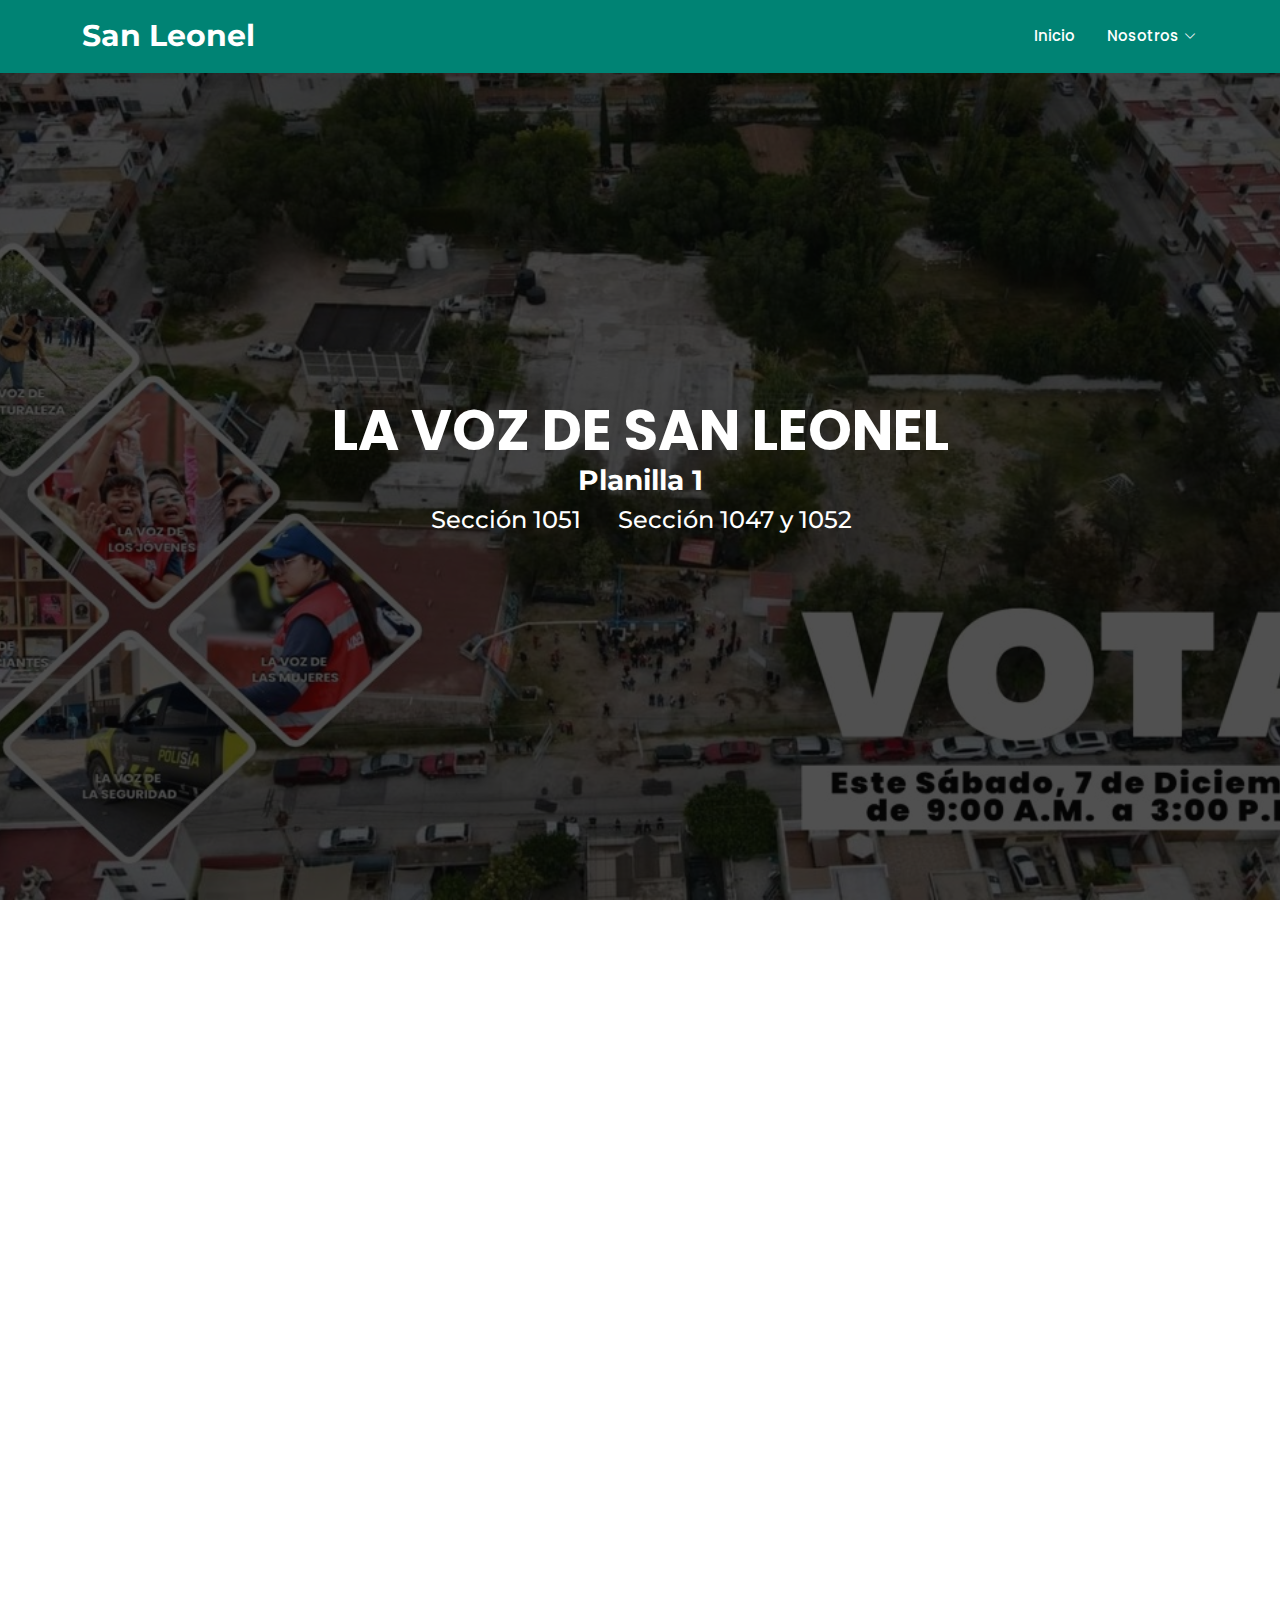
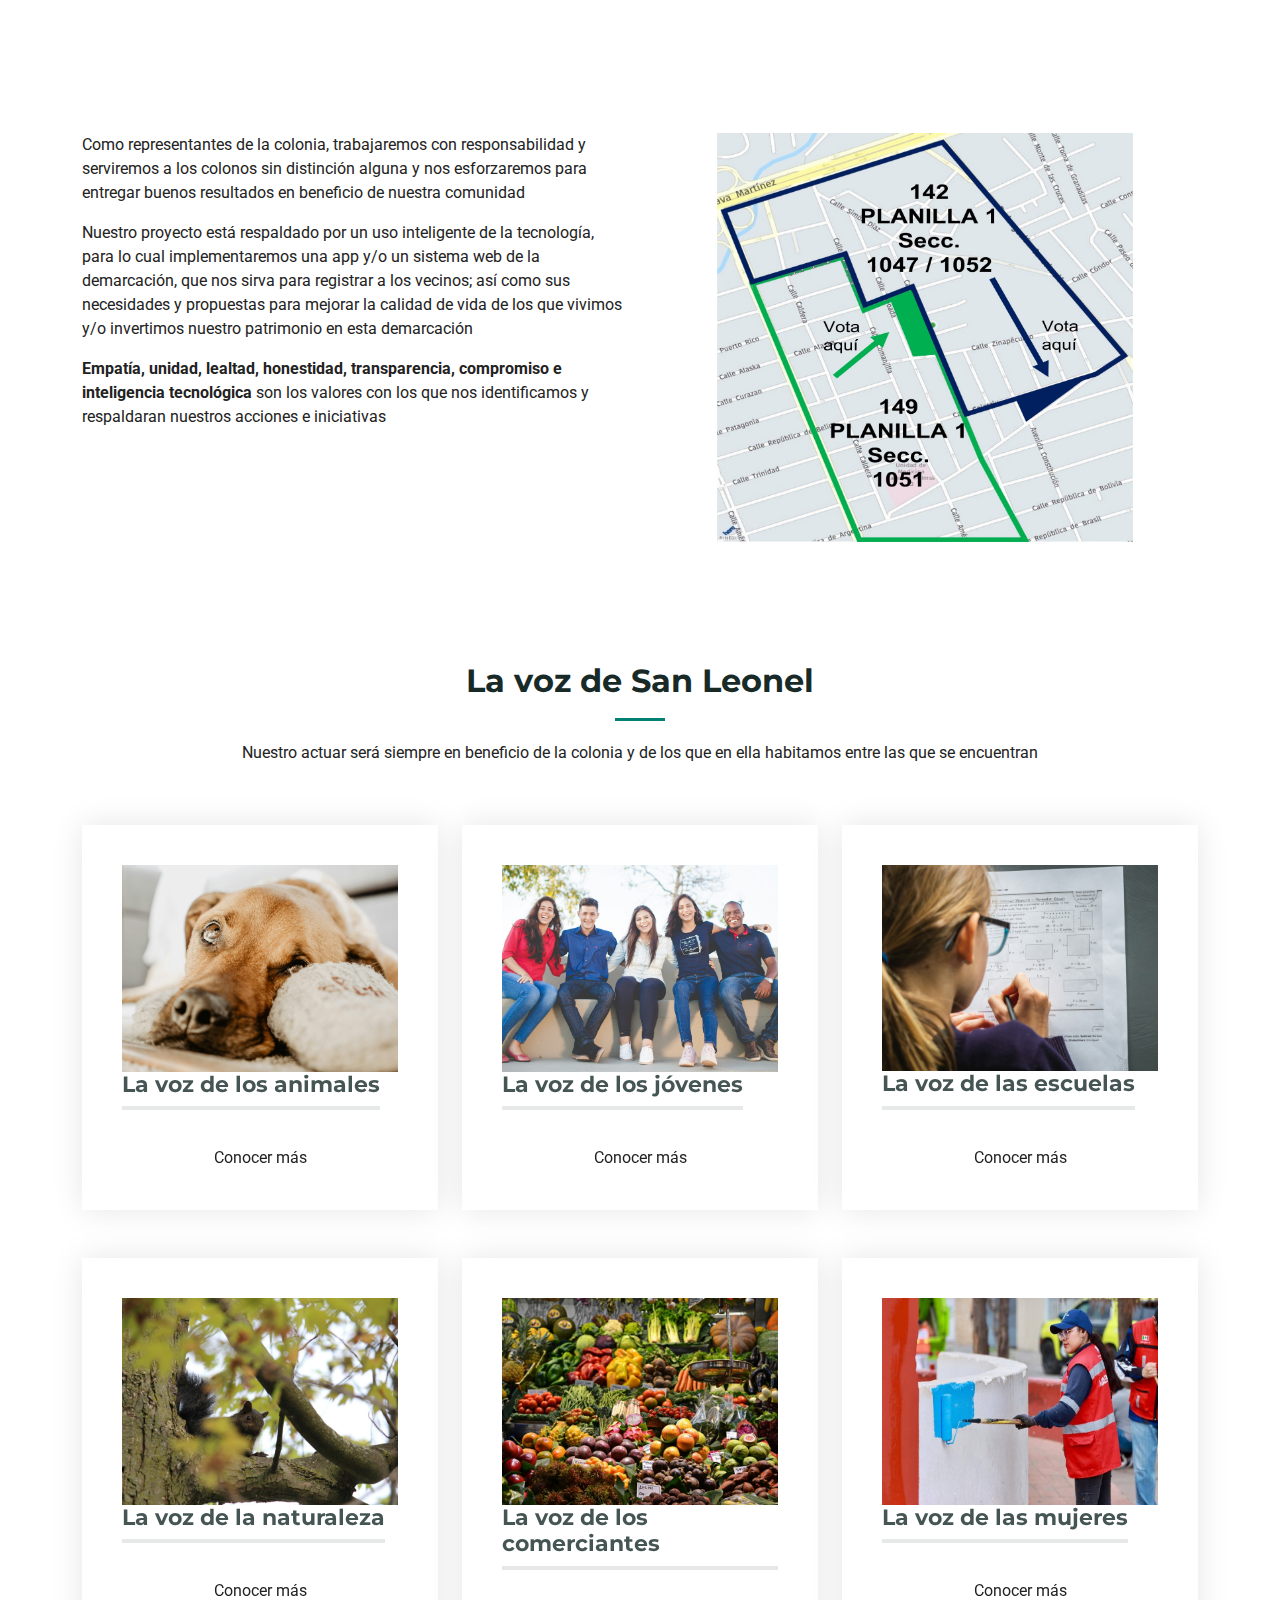
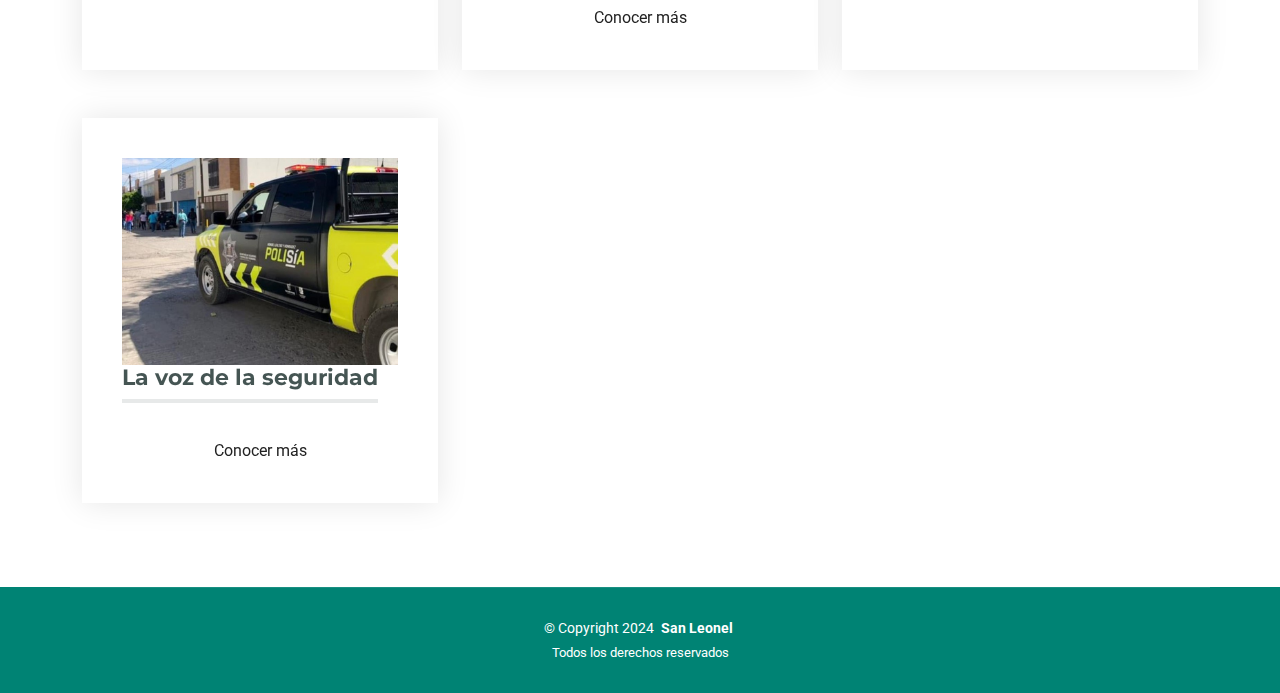
<file: index.html>
<!DOCTYPE html>
<html lang="en">

<head>
  <meta charset="utf-8">
  <meta content="width=device-width, initial-scale=1.0" name="viewport">
  <title>La voz de San Leonel</title>
  <meta name="description" content="">
  <meta name="keywords" content="">

  <!-- Favicons -->
  <!--<link href="assets/img/favicon.png" rel="icon">-->
  <link href="assets/img/apple-touch-icon.png" rel="apple-touch-icon">

  <!-- Fonts -->
  <link href="https://fonts.googleapis.com" rel="preconnect">
  <link href="https://fonts.gstatic.com" rel="preconnect" crossorigin>
  <link href="https://fonts.googleapis.com/css2?family=Roboto:ital,wght@0,100;0,300;0,400;0,500;0,700;0,900;1,100;1,300;1,400;1,500;1,700;1,900&family=Montserrat:ital,wght@0,100;0,200;0,300;0,400;0,500;0,600;0,700;0,800;0,900;1,100;1,200;1,300;1,400;1,500;1,600;1,700;1,800;1,900&family=Poppins:ital,wght@0,100;0,200;0,300;0,400;0,500;0,600;0,700;0,800;0,900;1,100;1,200;1,300;1,400;1,500;1,600;1,700;1,800;1,900&display=swap" rel="stylesheet">

  <!-- Vendor CSS Files -->
  <link href="assets/vendor/bootstrap/css/bootstrap.min.css" rel="stylesheet">
  <link href="assets/vendor/bootstrap-icons/bootstrap-icons.css" rel="stylesheet">
  <link href="assets/vendor/aos/aos.css" rel="stylesheet">
  <link href="assets/vendor/glightbox/css/glightbox.min.css" rel="stylesheet">
  <link href="assets/vendor/swiper/swiper-bundle.min.css" rel="stylesheet">

  <!-- Main CSS File -->
  <link href="assets/css/main.css" rel="stylesheet">

  <!-- =======================================================
  * Template Name: Impact
  * Template URL: https://bootstrapmade.com/impact-bootstrap-business-website-template/
  * Updated: Aug 07 2024 with Bootstrap v5.3.3
  * Author: BootstrapMade.com
  * License: https://bootstrapmade.com/license/
  ======================================================== -->
</head>

<body class="index-page">

  <header id="header" class="header fixed-top">

    <!--<div class="topbar d-flex align-items-center">
      <div class="container d-flex justify-content-center justify-content-md-between">
        <div class="contact-info d-flex align-items-center">
          <i class="bi bi-envelope d-flex align-items-center"><a href="mailto:contact@example.com">contact@example.com</a></i>
          <i class="bi bi-phone d-flex align-items-center ms-4"><span>+1 5589 55488 55</span></i>
        </div>
        <div class="social-links d-none d-md-flex align-items-center">
          <a href="#" class="twitter"><i class="bi bi-twitter-x"></i></a>
          <a href="#" class="facebook"><i class="bi bi-facebook"></i></a>
          <a href="#" class="instagram"><i class="bi bi-instagram"></i></a>
          <a href="#" class="linkedin"><i class="bi bi-linkedin"></i></a>
        </div>
      </div>
    </div>-->

    <div class="branding d-flex align-items-cente">

      <div class="container position-relative d-flex align-items-center justify-content-between">
        <a href="index.html" class="logo d-flex align-items-center">
          <!-- Uncomment the line below if you also wish to use an image logo -->
          <!-- <img src="assets/img/logo.png" alt=""> -->
            <h1 class="sitename">San Leonel</h1>
          <span>.</span>
        </a>

        <nav id="navmenu" class="navmenu">
          <ul>
            <li><a href="index.html" class="active">Inicio<br></a></li>
            <li class="dropdown">
                <a href="#"><span>Nosotros</span> <i class="bi bi-chevron-down toggle-dropdown"></i></a>
                <ul>
                    <li><a href="d_142.html">Demarcación 142</a></li>
                    <li><a href="#">Demarcación 149</a></li>
                </ul>
            </li>
           
          </ul>
          <i class="mobile-nav-toggle d-xl-none bi bi-list"></i>
        </nav>

      </div>

    </div>

  </header>

  <main class="main">

      <!--<div class="container position-relative" data-aos="fade-up" data-aos-delay="100">
    <div class="row gy-5 justify-content-between">
        <div class="col-lg-6 order-2 order-lg-1 d-flex flex-column justify-content-center">
            <h2 data-aos="fade-up">Vamos a estar buscando la voz de tu calle</h2>-->
      <!--<p>Sed autem laudantium dolores. Voluptatem itaque ea consequatur eveniet. Eum quas beatae cumque eum quaerat.</p>-->
      <!--</div>
            <div class="col-lg-5 order-1 order-lg-2">
                <img src="assets/img/hero-img.svg" class="img-fluid" alt="">
            </div>
        </div>
    </div>-->

      <section id="hero" class="hero section dark-background">

          <img src="assets/img/heroSL.jpg" alt="" data-aos="fade-in" class="aos-init aos-animate">


          <div class="container">

              <div class="row justify-content-center text-center aos-init aos-animate" data-aos="fade-up" data-aos-delay="100">
                  <div class="col-xl-8 col-lg-10">
                      <h2 class="text-uppercase">la voz de san leonel</h2>
                      <h3 class="fw-bold">Planilla 1</h3>


                  </div>
              </div>

              <div class="row justify-content-center text-center aos-init aos-animate" data-aos="fade-up" data-aos-delay="200">
                  <div class="col-sm-12 col-xl-2 aos-init aos-animate text-sm-center text-xl-end" data-aos="fade-up" data-aos-delay="300">
                      <h4>Sección 1051</h4>
                  </div>
                  <div class="col-sm-12 col-xl-3 aos-init aos-animate text-sm-center text-xl-first" data-aos="fade-up" data-aos-delay="400">
                      <h4>Sección 1047 y 1052</h4>
                  </div>
              </div>

          </div>

      </section>


      <!-- Planillas Unidas-->
      <section id="about" class="about section">

          <!-- Section Title -->
          <div class="container section-title" data-aos="fade-up">
              <h2>Planillas unidas<br></h2>
              <!--<p> </p>-->
          </div>

          <div class="container">

              <div class="row gy-4">
                  <div class="col-lg-6" data-aos="fade-up" data-aos-delay="100">
                      <!--<h3></h3>-->
                      <img src="assets/img/voice/sanleonel.jpg" class="img-fluid rounded-4 mb-4" alt="">

                  </div>
                  <div class="col-lg-6" data-aos="fade-up" data-aos-delay="250">
                      <div class="content ps-0 ps-lg-5">
                          <p class="">
                              Trabajaremos con responsabilidad y serviremos a los colonos sin distinción alguna y nos esforzaremos para entregar buenos resultados en beneficio de nuestra comunidad
                          </p>
                          <ul>
                              <li><i class="bi bi-check-circle-fill"></i> <span>Gestión de programas de gobierno</span></li>
                              <li><i class="bi bi-check-circle-fill"></i> <span>Gestión de funcionamiento correcto de servicios públicos </span></li>
                              <li><i class="bi bi-check-circle-fill"></i> <span>Gestión de mejoras</span></li>
                              <li><i class="bi bi-check-circle-fill"></i> <span>Gestión de recursos</span></li>
                              <li><i class="bi bi-check-circle-fill"></i> <span>Gestión de vigilancia</span></li>
                              <li><i class="bi bi-check-circle-fill"></i> <span>Gestión de incidencias de vandalismo, robos, violencia</span></li>
                              <li><i class="bi bi-check-circle-fill"></i> <span>Marketplace</span></li>
                              <li><i class="bi bi-check-circle-fill"></i> <span>Comunicación</span></li>
                          </ul>


                      </div>
                  </div>
              </div>

          </div>

      </section>


      <!-- Comunidad -->
      <section id="community" class="community section">
          <!-- Section Title -->
          <div class="container section-title" data-aos="fade-up">
              <h2>En beneficio de San Leonel<br></h2>
          </div>

          <div class="container aos-init aos-animate" data-aos="fade-up" data-aos-delay="100">

              <div class="row gy-4">
                  <div class="col-lg-6 order-1 order-lg-2">
                      <img src="assets/img/mapa.jpg" class="img-fluid" alt="">
                  </div>
                  <div class="col-lg-6 order-2 order-lg-1 content">
                      
                      <p>
                          Como representantes de la colonia, trabajaremos con responsabilidad y serviremos a los colonos sin distinción alguna y nos esforzaremos para entregar buenos resultados en beneficio de nuestra comunidad
                      </p>

                      <p>
                          Nuestro proyecto está respaldado por un uso inteligente de la tecnología, para lo cual implementaremos una app y/o un sistema web de la demarcación, que nos sirva para registrar a los vecinos; así como sus necesidades y propuestas para mejorar la calidad de vida de los que vivimos y/o invertimos nuestro patrimonio en esta demarcación
                      </p>

                      <p>
                          <span class="fw-bold">
                              Empatía, unidad, lealtad, honestidad, transparencia, compromiso e inteligencia tecnológica
                          </span>
                      son los valores con los que nos identificamos y respaldaran nuestros acciones e iniciativas
                      </p>
                  </div>
              </div>

          </div>

      </section>
      <!-- La voz de San Leonel -->
      <section id="services" class="services section">

          <!-- Section Title -->
          <div class="container section-title aos-init aos-animate" data-aos="fade-up">
              <h2>La voz de San Leonel</h2>
              <p>Nuestro actuar será siempre en beneficio de la colonia y de los que en ella habitamos entre las que se encuentran</p>
          </div>

          <div class="container aos-init aos-animate" data-aos="fade-up" data-aos-delay="100">

              <div class="row gy-5">

                  <div class="col-xl-4 col-md-6 aos-init aos-animate" data-aos="zoom-in" data-aos-delay="200">
                      <div class="service-item">
                          <div class="img">
                              <img src="assets/img/voice/animales.jpg" class="img-fluid" alt="">
                          </div>
                          <div class="details position-relative">

                              <a href="#" class="stretched-link">
                                  <h3>La voz de los animales</h3>
                              </a>
                              <div class="col-md-12 text-center mt-3">
                                  <div class="btn-cta">Conocer más</div>
                              </div>
                          </div>
                      </div>
                  </div>

                  <div class="col-xl-4 col-md-6 aos-init aos-animate" data-aos="zoom-in" data-aos-delay="300">
                      <div class="service-item">
                          <div class="img">
                              <img src="assets/img/voice/jovenes.jpg" class="img-fluid" alt="">
                          </div>
                          <div class="details position-relative">

                              <a href="#" class="stretched-link">
                                  <h3>La voz de los jóvenes</h3>
                              </a>
                              <div class="col-md-12 text-center mt-3">
                                  <div class="btn-cta">Conocer más</div>
                              </div>
                          </div>
                      </div>
                  </div>

                  <div class="col-xl-4 col-md-6 aos-init aos-animate" data-aos="zoom-in" data-aos-delay="400">
                      <div class="service-item">
                          <div class="img">
                              <img src="assets/img/voice/escuelas.jpg" class="img-fluid" alt="">
                          </div>
                          <div class="details position-relative">

                              <a href="#" class="stretched-link">
                                  <h3>La voz de las escuelas</h3>
                              </a>
                              <div class="col-md-12 text-center mt-3">
                                  <div class="btn-cta">Conocer más</div>
                              </div>
                          </div>
                      </div>
                  </div>

                  <div class="col-xl-4 col-md-6 aos-init aos-animate" data-aos="zoom-in" data-aos-delay="500">
                      <div class="service-item">
                          <div class="img">
                              <img src="assets/img/voice/naturaleza.jpg" class="img-fluid" alt="">
                          </div>
                          <div class="details position-relative">

                              <a href="#" class="stretched-link">
                                  <h3>La voz de la naturaleza</h3>
                              </a>
                              <div class="col-md-12 text-center mt-3">
                                  <div class="btn-cta">Conocer más</div>
                              </div>
                           
                          </div>
                      </div>
                  </div>

                  <div class="col-xl-4 col-md-6 aos-init aos-animate" data-aos="zoom-in" data-aos-delay="600">
                      <div class="service-item">
                          <div class="img">
                              <img src="assets/img/voice/comerciantes.jpg" class="img-fluid" alt="">
                          </div>
                          <div class="details position-relative">

                              <a href="#" class="stretched-link">
                                  <h3>La voz de los comerciantes</h3>
                              </a>
                              <div class="col-md-12 text-center mt-3">
                                  <div class="btn-cta">Conocer más</div>
                              </div>
                             
                          </div>
                      </div>
                  </div>

                  <div class="col-xl-4 col-md-6 aos-init aos-animate" data-aos="zoom-in" data-aos-delay="700">
                      <div class="service-item">
                          <div class="img">
                              <img src="assets/img/voice/mujeres.jpg" class="img-fluid" alt="">
                          </div>
                          <div class="details position-relative">

                              <a href="#" class="stretched-link">
                                  <h3>La voz de las mujeres</h3>
                              </a>
                              <div class="col-md-12 text-center mt-3">
                                  <div class="btn-cta">Conocer más</div>
                              </div>
                             
                          </div>
                      </div>
                  </div>

                  <div class="col-xl-4 col-md-6 aos-init aos-animate" data-aos="zoom-in" data-aos-delay="700">
                      <div class="service-item">
                          <div class="img">
                              <img src="assets/img/voice/seguridad.jpg" class="img-fluid" alt="">
                          </div>
                          <div class="details position-relative">

                              <a href="#" class="stretched-link">
                                  <h3>La voz de la seguridad</h3>
                              </a>
                              <div class="col-md-12 text-center mt-3">
                                  <div class="btn-cta">Conocer más</div>
                              </div>
                              
                          </div>
                      </div>
                  </div>

              </div>

          </div>

      </section>

  </main>

  <footer id="footer" class="footer accent-background">

    <!--<div class="container footer-top">
      <div class="row gy-4">
        <div class="col-lg-5 col-md-12 footer-about">
          <a href="index.html" class="logo d-flex align-items-center">
            <span class="sitename">Impact</span>
          </a>
          <p>Cras fermentum odio eu feugiat lide par naso tierra. Justo eget nada terra videa magna derita valies darta donna mare fermentum iaculis eu non diam phasellus.</p>
          <div class="social-links d-flex mt-4">
            <a href=""><i class="bi bi-twitter-x"></i></a>
            <a href=""><i class="bi bi-facebook"></i></a>
            <a href=""><i class="bi bi-instagram"></i></a>
            <a href=""><i class="bi bi-linkedin"></i></a>
          </div>
        </div>

        <div class="col-lg-2 col-6 footer-links">
          <h4>Useful Links</h4>
          <ul>
            <li><a href="#">Home</a></li>
            <li><a href="#">About us</a></li>
            <li><a href="#">Services</a></li>
            <li><a href="#">Terms of service</a></li>
            <li><a href="#">Privacy policy</a></li>
          </ul>
        </div>

        <div class="col-lg-2 col-6 footer-links">
          <h4>Our Services</h4>
          <ul>
            <li><a href="#">Web Design</a></li>
            <li><a href="#">Web Development</a></li>
            <li><a href="#">Product Management</a></li>
            <li><a href="#">Marketing</a></li>
            <li><a href="#">Graphic Design</a></li>
          </ul>
        </div>

        <div class="col-lg-3 col-md-12 footer-contact text-center text-md-start">
          <h4>Contact Us</h4>
          <p>A108 Adam Street</p>
          <p>New York, NY 535022</p>
          <p>United States</p>
          <p class="mt-4"><strong>Phone:</strong> <span>+1 5589 55488 55</span></p>
          <p><strong>Email:</strong> <span>info@example.com</span></p>
        </div>

      </div>
    </div>-->

    <div class="container copyright text-center mt-4">
      <p>© <span>Copyright 2024</span> <strong class="px-1 sitename">San Leonel</strong> <!--<span>Todos los derechos reservados</span>--></p>
      <div class="credits">
          <!-- Purchase the pro version with working PHP/AJAX contact form: [buy-url] -->
          Todos los derechos reservados
      </div>
    </div>

  </footer>

  <!-- Scroll Top -->
  <a href="#" id="scroll-top" class="scroll-top d-flex align-items-center justify-content-center"><i class="bi bi-arrow-up-short"></i></a>

  <!-- Preloader -->
  <div id="preloader"></div>

  <!-- Vendor JS Files -->
  <script src="assets/vendor/bootstrap/js/bootstrap.bundle.min.js"></script>
  <script src="assets/vendor/php-email-form/validate.js"></script>
  <script src="assets/vendor/aos/aos.js"></script>
  <script src="assets/vendor/glightbox/js/glightbox.min.js"></script>
  <script src="assets/vendor/swiper/swiper-bundle.min.js"></script>
  <script src="assets/vendor/purecounter/purecounter_vanilla.js"></script>
  <script src="assets/vendor/imagesloaded/imagesloaded.pkgd.min.js"></script>
  <script src="assets/vendor/isotope-layout/isotope.pkgd.min.js"></script>

  <!-- Main JS File -->
  <script src="assets/js/main.js"></script>

</body>

</html>
</file>
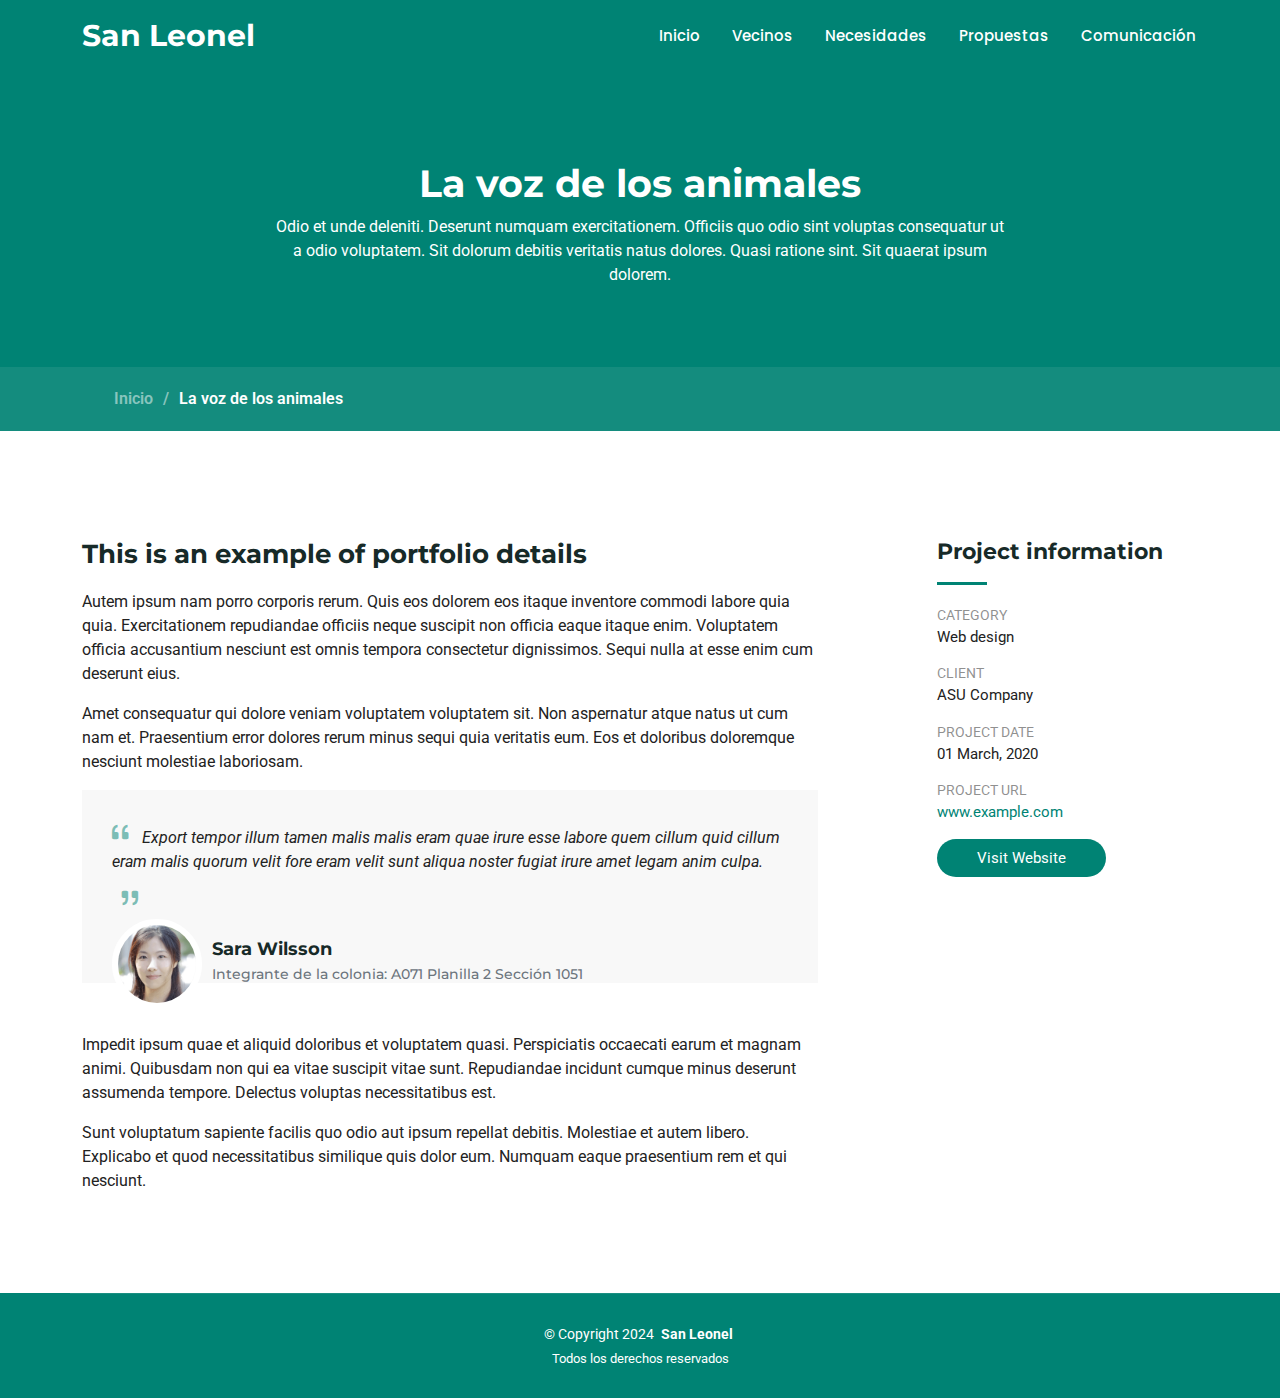
<file: animales.html>
<!DOCTYPE html>
<html lang="en">

<head>
  <meta charset="utf-8">
  <meta content="width=device-width, initial-scale=1.0" name="viewport">
  <title>Plantillas Unidas</title>
  <meta name="description" content="">
  <meta name="keywords" content="">

  <!-- Favicons -->
  <!--<link href="assets/img/favicon.png" rel="icon">-->
  <link href="assets/img/apple-touch-icon.png" rel="apple-touch-icon">

  <!-- Fonts -->
  <link href="https://fonts.googleapis.com" rel="preconnect">
  <link href="https://fonts.gstatic.com" rel="preconnect" crossorigin>
  <link href="https://fonts.googleapis.com/css2?family=Roboto:ital,wght@0,100;0,300;0,400;0,500;0,700;0,900;1,100;1,300;1,400;1,500;1,700;1,900&family=Montserrat:ital,wght@0,100;0,200;0,300;0,400;0,500;0,600;0,700;0,800;0,900;1,100;1,200;1,300;1,400;1,500;1,600;1,700;1,800;1,900&family=Poppins:ital,wght@0,100;0,200;0,300;0,400;0,500;0,600;0,700;0,800;0,900;1,100;1,2000;1,300;1,400;1,500;1,600;1,700;1,800;1,900&display=swap" rel="stylesheet">

  <!-- Vendor CSS Files -->
  <link href="assets/vendor/bootstrap/css/bootstrap.min.css" rel="stylesheet">
  <link href="assets/vendor/bootstrap-icons/bootstrap-icons.css" rel="stylesheet">
  <link href="assets/vendor/aos/aos.css" rel="stylesheet">
  <link href="assets/vendor/glightbox/css/glightbox.min.css" rel="stylesheet">
  <link href="assets/vendor/swiper/swiper-bundle.min.css" rel="stylesheet">

  <!-- Main CSS File -->
  <link href="assets/css/main.css" rel="stylesheet">

  <!-- =======================================================
  * Template Name: Impact
  * Template URL: https://bootstrapmade.com/impact-bootstrap-business-website-template/
  * Updated: Aug 07 2024 with Bootstrap v5.3.3
  * Author: BootstrapMade.com
  * License: https://bootstrapmade.com/license/
  ======================================================== -->
</head>

<body class="service-details-page">

    <header id="header" class="header fixed-top">

        <div class="branding d-flex align-items-cente">

            <div class="container position-relative d-flex align-items-center justify-content-between">
                <a href="index.html" class="logo d-flex align-items-center">
                    <!-- Uncomment the line below if you also wish to use an image logo -->
                    <!-- <img src="assets/img/logo.png" alt=""> -->
                    <h1 class="sitename">San Leonel</h1>
                    <span>.</span>
                </a>

                <nav id="navmenu" class="navmenu">
                    <ul>
                        <li><a href="index.html" class="active">Inicio<br></a></li>
                        <li><a href="vecinos.html">Vecinos</a></li>
                        <li><a href="necesidades.html">Necesidades</a></li>
                        <li><a href="propuestas.html">Propuestas</a></li>
                        <li><a href="comunicacion.html">Comunicación</a></li>
                    </ul>
                    <i class="mobile-nav-toggle d-xl-none bi bi-list"></i>
                </nav>

            </div>

        </div>

    </header>

    <main class="main">

        <!-- Page Title -->
        <div class="page-title">
            <div class="heading">
                <div class="container">
                    <div class="row d-flex justify-content-center text-center">
                        <div class="col-lg-8">
                            <h1>La voz de los animales</h1>
                            <p class="mb-0">Odio et unde deleniti. Deserunt numquam exercitationem. Officiis quo odio sint voluptas consequatur ut a odio voluptatem. Sit dolorum debitis veritatis natus dolores. Quasi ratione sint. Sit quaerat ipsum dolorem.</p>
                        </div>
                    </div>
                </div>
            </div>
            <nav class="breadcrumbs">
                <div class="container">
                    <ol>
                        <li><a href="index.html">Inicio</a></li>
                        <li class="current">La voz de los animales</li>
                    </ol>
                </div>
            </nav>
        </div>



        <section id="portfolio-details" class="portfolio-details section">

            <div class="container" data-aos="fade-up">

                <div class="row justify-content-between gy-4 mt-4">

                    <div class="col-lg-8" data-aos="fade-up">
                        <div class="portfolio-description">
                            <h2>This is an example of portfolio details</h2>
                            <p>
                                Autem ipsum nam porro corporis rerum. Quis eos dolorem eos itaque inventore commodi labore quia quia. Exercitationem repudiandae officiis neque suscipit non officia eaque itaque enim. Voluptatem officia accusantium nesciunt est omnis tempora consectetur dignissimos. Sequi nulla at esse enim cum deserunt eius.
                            </p>
                            <p>
                                Amet consequatur qui dolore veniam voluptatem voluptatem sit. Non aspernatur atque natus ut cum nam et. Praesentium error dolores rerum minus sequi quia veritatis eum. Eos et doloribus doloremque nesciunt molestiae laboriosam.
                            </p>

                            <div class="testimonial-item">
                                <p>
                                    <i class="bi bi-quote quote-icon-left"></i>
                                    <span>Export tempor illum tamen malis malis eram quae irure esse labore quem cillum quid cillum eram malis quorum velit fore eram velit sunt aliqua noster fugiat irure amet legam anim culpa.</span>
                                    <i class="bi bi-quote quote-icon-right"></i>
                                </p>
                                <div>
                                    <img src="assets/img/testimonials/testimonials-2.jpg" class="testimonial-img" alt="">
                                    <h3>Sara Wilsson</h3>
                                    <h4>Integrante de la colonia: A071 Planilla 2 Sección 1051</h4>
                                </div>
                            </div>

                            <p>
                                Impedit ipsum quae et aliquid doloribus et voluptatem quasi. Perspiciatis occaecati earum et magnam animi. Quibusdam non qui ea vitae suscipit vitae sunt. Repudiandae incidunt cumque minus deserunt assumenda tempore. Delectus voluptas necessitatibus est.
                            </p>

                            <p>
                                Sunt voluptatum sapiente facilis quo odio aut ipsum repellat debitis. Molestiae et autem libero. Explicabo et quod necessitatibus similique quis dolor eum. Numquam eaque praesentium rem et qui nesciunt.
                            </p>

                        </div>
                    </div>

                    <div class="col-lg-3" data-aos="fade-up" data-aos-delay="100">
                        <div class="portfolio-info">
                            <h3>Project information</h3>
                            <ul>
                                <li><strong>Category</strong> Web design</li>
                                <li><strong>Client</strong> ASU Company</li>
                                <li><strong>Project date</strong> 01 March, 2020</li>
                                <li><strong>Project URL</strong> <a href="#">www.example.com</a></li>
                                <li><a href="#" class="btn-visit align-self-start">Visit Website</a></li>
                            </ul>
                        </div>
                    </div>

                </div>

            </div>

        </section>

    </main>


    <footer id="footer" class="footer accent-background">

       

        <div class="container copyright text-center mt-4">
            <p>© <span>Copyright 2024</span> <strong class="px-1 sitename">San Leonel</strong> <!--<span>Todos los derechos reservados</span>--></p>
            <div class="credits">
                <!-- Purchase the pro version with working PHP/AJAX contact form: [buy-url] -->
                Todos los derechos reservados
            </div>
        </div>

    </footer>

    <!-- Scroll Top -->
    <a href="#" id="scroll-top" class="scroll-top d-flex align-items-center justify-content-center"><i class="bi bi-arrow-up-short"></i></a>

    <!-- Preloader -->
    <div id="preloader"></div>

    <!-- Vendor JS Files -->
    <script src="assets/vendor/bootstrap/js/bootstrap.bundle.min.js"></script>
    <script src="assets/vendor/php-email-form/validate.js"></script>
    <script src="assets/vendor/aos/aos.js"></script>
    <script src="assets/vendor/glightbox/js/glightbox.min.js"></script>
    <script src="assets/vendor/swiper/swiper-bundle.min.js"></script>
    <script src="assets/vendor/purecounter/purecounter_vanilla.js"></script>
    <script src="assets/vendor/imagesloaded/imagesloaded.pkgd.min.js"></script>
    <script src="assets/vendor/isotope-layout/isotope.pkgd.min.js"></script>

    <!-- Main JS File -->
    <script src="assets/js/main.js"></script>

</body>

</html>
</file>
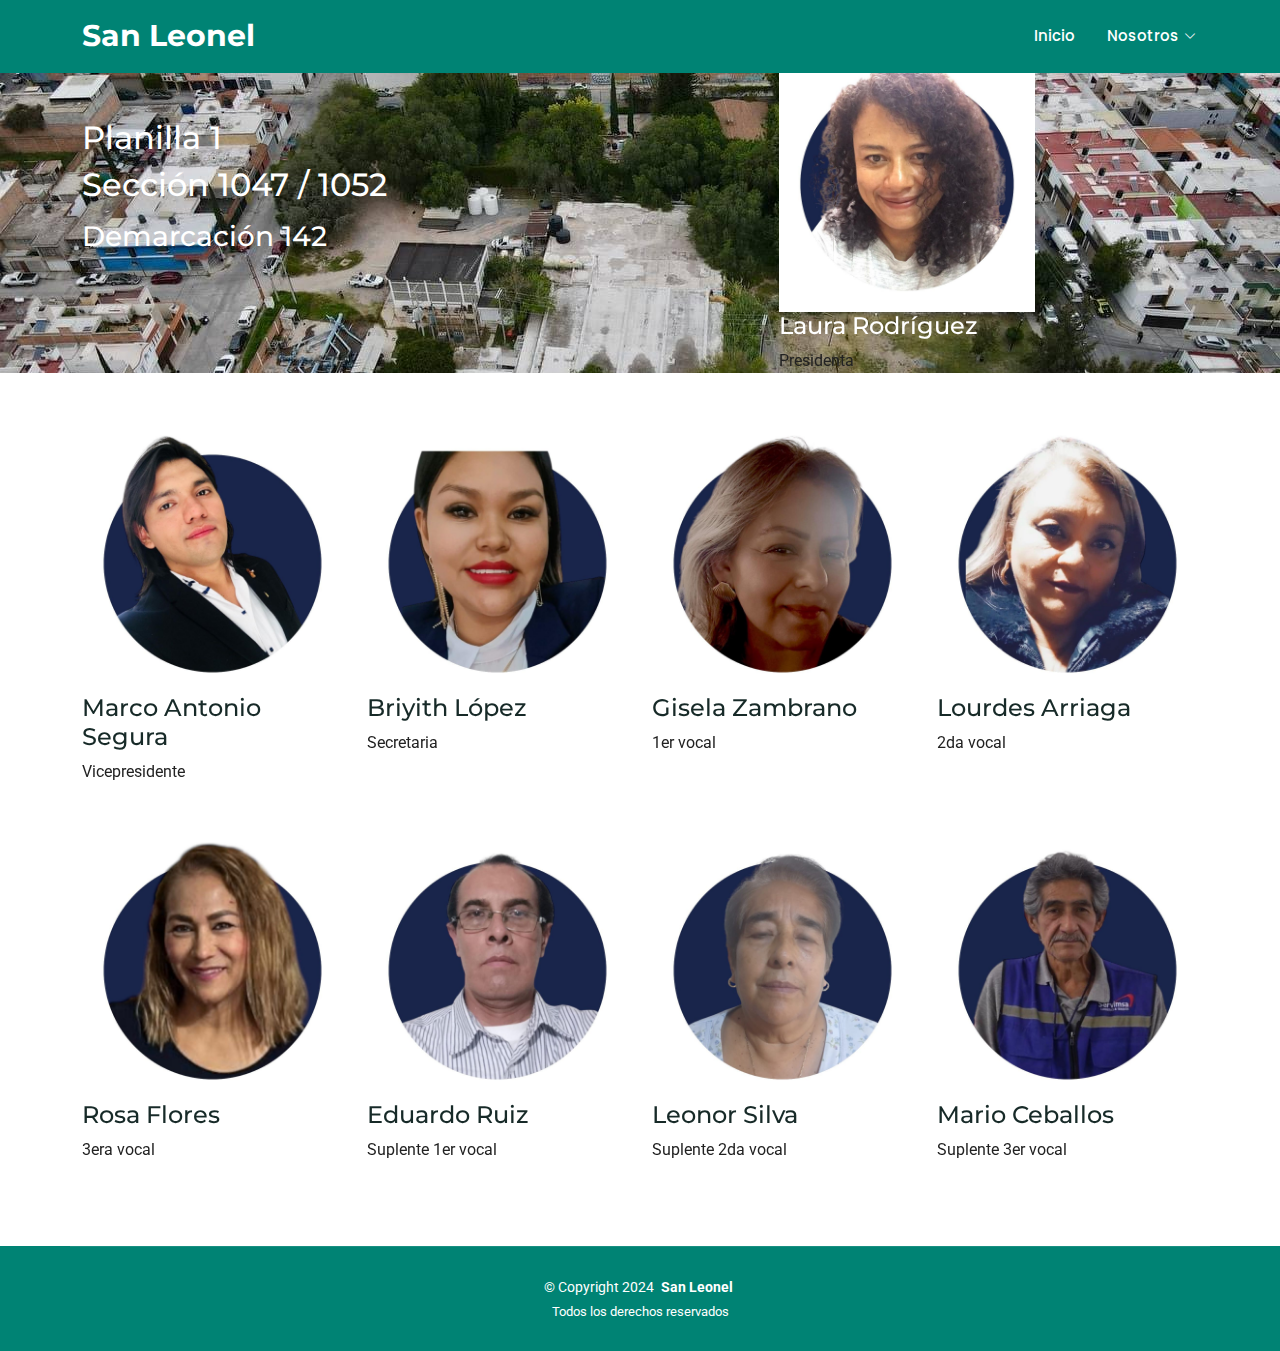
<file: d_142.html>
<!DOCTYPE html>
<html lang="en">

<head>
  <meta charset="utf-8">
  <meta content="width=device-width, initial-scale=1.0" name="viewport">
  <title>La voz de San Leonel</title>
  <meta name="description" content="">
  <meta name="keywords" content="">

  <!-- Favicons -->
  <!--<link href="assets/img/favicon.png" rel="icon">-->
  <link href="assets/img/apple-touch-icon.png" rel="apple-touch-icon">

  <!-- Fonts -->
  <link href="https://fonts.googleapis.com" rel="preconnect">
  <link href="https://fonts.gstatic.com" rel="preconnect" crossorigin>
  <link href="https://fonts.googleapis.com/css2?family=Roboto:ital,wght@0,100;0,300;0,400;0,500;0,700;0,900;1,100;1,300;1,400;1,500;1,700;1,900&family=Montserrat:ital,wght@0,100;0,200;0,300;0,400;0,500;0,600;0,700;0,800;0,900;1,100;1,200;1,300;1,400;1,500;1,600;1,700;1,800;1,900&family=Poppins:ital,wght@0,100;0,200;0,300;0,400;0,500;0,600;0,700;0,800;0,900;1,100;1,2000;1,300;1,400;1,500;1,600;1,700;1,800;1,900&display=swap" rel="stylesheet">

  <!-- Vendor CSS Files -->
  <link href="assets/vendor/bootstrap/css/bootstrap.min.css" rel="stylesheet">
  <link href="assets/vendor/bootstrap-icons/bootstrap-icons.css" rel="stylesheet">
  <link href="assets/vendor/aos/aos.css" rel="stylesheet">
  <link href="assets/vendor/glightbox/css/glightbox.min.css" rel="stylesheet">
  <link href="assets/vendor/swiper/swiper-bundle.min.css" rel="stylesheet">

  <!-- Main CSS File -->
  <link href="assets/css/main.css" rel="stylesheet">

  <!-- =======================================================
  * Template Name: Impact
  * Template URL: https://bootstrapmade.com/impact-bootstrap-business-website-template/
  * Updated: Aug 07 2024 with Bootstrap v5.3.3
  * Author: BootstrapMade.com
  * License: https://bootstrapmade.com/license/
  ======================================================== -->
</head>

<body class="service-details-page">

    <header id="header" class="header fixed-top">

        <div class="branding d-flex align-items-cente">

            <div class="container position-relative d-flex align-items-center justify-content-between">
                <a href="index.html" class="logo d-flex align-items-center">
                    <!-- Uncomment the line below if you also wish to use an image logo -->
                    <!-- <img src="assets/img/logo.png" alt=""> -->
                    <h1 class="sitename">San Leonel</h1>
                    <span>.</span>
                </a>

                <nav id="navmenu" class="navmenu">
                    <ul>
                        <li><a href="index.html" class="active">Inicio<br></a></li>
                        <li class="dropdown">
                            <a href="#"><span>Nosotros</span> <i class="bi bi-chevron-down toggle-dropdown"></i></a>
                            <ul>
                                <li><a href="d_142.html">Demarcación 142</a></li>
                                <li><a href="#">Demarcación 149</a></li>
                            </ul>
                        </li>

                    </ul>
                    <i class="mobile-nav-toggle d-xl-none bi bi-list"></i>
                </nav>


            </div>

        </div>

    </header>

    <main class="main">

        <!-- Page Title -->
        <div class="page-title-team dark-background aos-init aos-animate" data-aos="fade" style="background-image: url(assets/img/voice/sanleonel.jpg);">
            <div class="container position-relative">
                <h1>LA VOZ DE SAN LEONEL</h1>






                <div class="row gy-5">

                    <div class="row align-items-center">
                        <div class="col-lg-6">
                            <h2>Planilla 1</h2>
                            <h2>Sección 1047 / 1052</h2>

                            <h3 class="mt-3">Demarcación 142</h3>
                        </div>
                        <div class="col-lg-6">
                            <div class="mt-5 d-flex aos-init aos-animate" data-aos="zoom-in" data-aos-delay="400" style="padding: 0% 26%;">
                                <div class="team-member">
                                    <div class="member-img">
                                        <img src="assets/img/142/1.jpg" class="img-fluid" alt="">
                                    </div>
                                    <div class="member-info">

                                        <h4>Laura Rodríguez</h4>
                                        <span>Presidenta</span>
                                    </div>
                                </div>
                            </div>
                        </div>
                    </div>


                </div>


            </div>
        </div>
        <!-- Demarcación 142 Section -->
        <section id="team" class="team section">


            <div class="container aos-init aos-animate" data-aos="fade-up" data-aos-delay="100">

                <div class="row gy-5">
                    <!-- 1er Nivel-->

                    <div class="col-xl-3 col-md-6 d-flex aos-init aos-animate" data-aos="zoom-in" data-aos-delay="400">
                        <div class="team-member">
                            <div class="member-img">
                                <img src="assets/img/142/2.jpg" class="img-fluid" alt="">
                            </div>
                            <div class="member-info">

                                <h4>Marco Antonio Segura</h4>
                                <span>Vicepresidente</span>
                            </div>
                        </div>
                    </div>

                    <div class="col-xl-3 col-md-6 d-flex aos-init aos-animate" data-aos="zoom-in" data-aos-delay="600">
                        <div class="team-member">
                            <div class="member-img">
                                <img src="assets/img/142/3.jpg" class="img-fluid" alt="">
                            </div>
                            <div class="member-info">

                                <h4>Briyith López</h4>
                                <span>Secretaria</span>
                            </div>
                        </div>
                    </div>


                    <div class="col-xl-3 col-md-6 d-flex aos-init aos-animate" data-aos="zoom-in" data-aos-delay="600">
                        <div class="team-member">
                            <div class="member-img">
                                <img src="assets/img/142/4.jpg" class="img-fluid" alt="">
                            </div>
                            <div class="member-info">

                                <h4>Gisela Zambrano</h4>
                                <span>1er vocal</span>
                            </div>
                        </div>
                    </div>

                    <div class="col-xl-3 col-md-6 d-flex aos-init aos-animate" data-aos="zoom-in" data-aos-delay="600">
                        <div class="team-member">
                            <div class="member-img">
                                <img src="assets/img/142/5.jpg" class="img-fluid" alt="">
                            </div>
                            <div class="member-info">

                                <h4>Lourdes Arriaga</h4>
                                <span>2da vocal</span>
                            </div>
                        </div>
                    </div>



                </div>

                <div class="row gy-5 mt-2">
                    <!-- 2do Nivel-->
                    <div class="col-xl-3 col-md-6 d-flex aos-init aos-animate" data-aos="zoom-in" data-aos-delay="200">
                        <div class="team-member">
                            <div class="member-img">
                                <img src="assets/img/142/6.jpg" class="img-fluid" alt="">
                            </div>
                            <div class="member-info">

                                <h4>Rosa Flores</h4>
                                <span>3era vocal</span>
                            </div>
                        </div>
                    </div>

                    <div class="col-xl-3 col-md-6 d-flex aos-init aos-animate" data-aos="zoom-in" data-aos-delay="400">
                        <div class="team-member">
                            <div class="member-img">
                                <img src="assets/img/142/7.jpg" class="img-fluid" alt="">
                            </div>
                            <div class="member-info">

                                <h4>Eduardo Ruiz</h4>
                                <span>Suplente 1er vocal</span>
                            </div>
                        </div>
                    </div>

                    <div class="col-xl-3 col-md-6 d-flex aos-init aos-animate" data-aos="zoom-in" data-aos-delay="600">
                        <div class="team-member">
                            <div class="member-img">
                                <img src="assets/img/142/8.jpg" class="img-fluid" alt="">
                            </div>
                            <div class="member-info">

                                <h4>Leonor Silva</h4>
                                <span>Suplente 2da vocal</span>
                            </div>
                        </div>
                    </div>


                    <div class="col-xl-3 col-md-6 d-flex aos-init aos-animate" data-aos="zoom-in" data-aos-delay="600">
                        <div class="team-member">
                            <div class="member-img">
                                <img src="assets/img/142/9.jpg" class="img-fluid" alt="">
                            </div>
                            <div class="member-info">

                                <h4>Mario Ceballos</h4>
                                <span>Suplente 3er vocal</span>
                            </div>
                        </div>
                    </div>



                </div>

            </div>

        </section>
    </main>


    <footer id="footer" class="footer accent-background">

        <div class="container copyright text-center mt-4">
            <p>© <span>Copyright 2024</span> <strong class="px-1 sitename">San Leonel</strong> <!--<span>Todos los derechos reservados</span>--></p>
            <div class="credits">
                <!-- Purchase the pro version with working PHP/AJAX contact form: [buy-url] -->
                Todos los derechos reservados
            </div>
        </div>

    </footer>
    <!-- Scroll Top -->
    <a href="#" id="scroll-top" class="scroll-top d-flex align-items-center justify-content-center"><i class="bi bi-arrow-up-short"></i></a>

    <!-- Preloader -->
    <div id="preloader"></div>

    <!-- Vendor JS Files -->
    <script src="assets/vendor/bootstrap/js/bootstrap.bundle.min.js"></script>
    <script src="assets/vendor/php-email-form/validate.js"></script>
    <script src="assets/vendor/aos/aos.js"></script>
    <script src="assets/vendor/glightbox/js/glightbox.min.js"></script>
    <script src="assets/vendor/swiper/swiper-bundle.min.js"></script>
    <script src="assets/vendor/purecounter/purecounter_vanilla.js"></script>
    <script src="assets/vendor/imagesloaded/imagesloaded.pkgd.min.js"></script>
    <script src="assets/vendor/isotope-layout/isotope.pkgd.min.js"></script>

    <!-- Main JS File -->
    <script src="assets/js/main.js"></script>

</body>

</html>
</file>
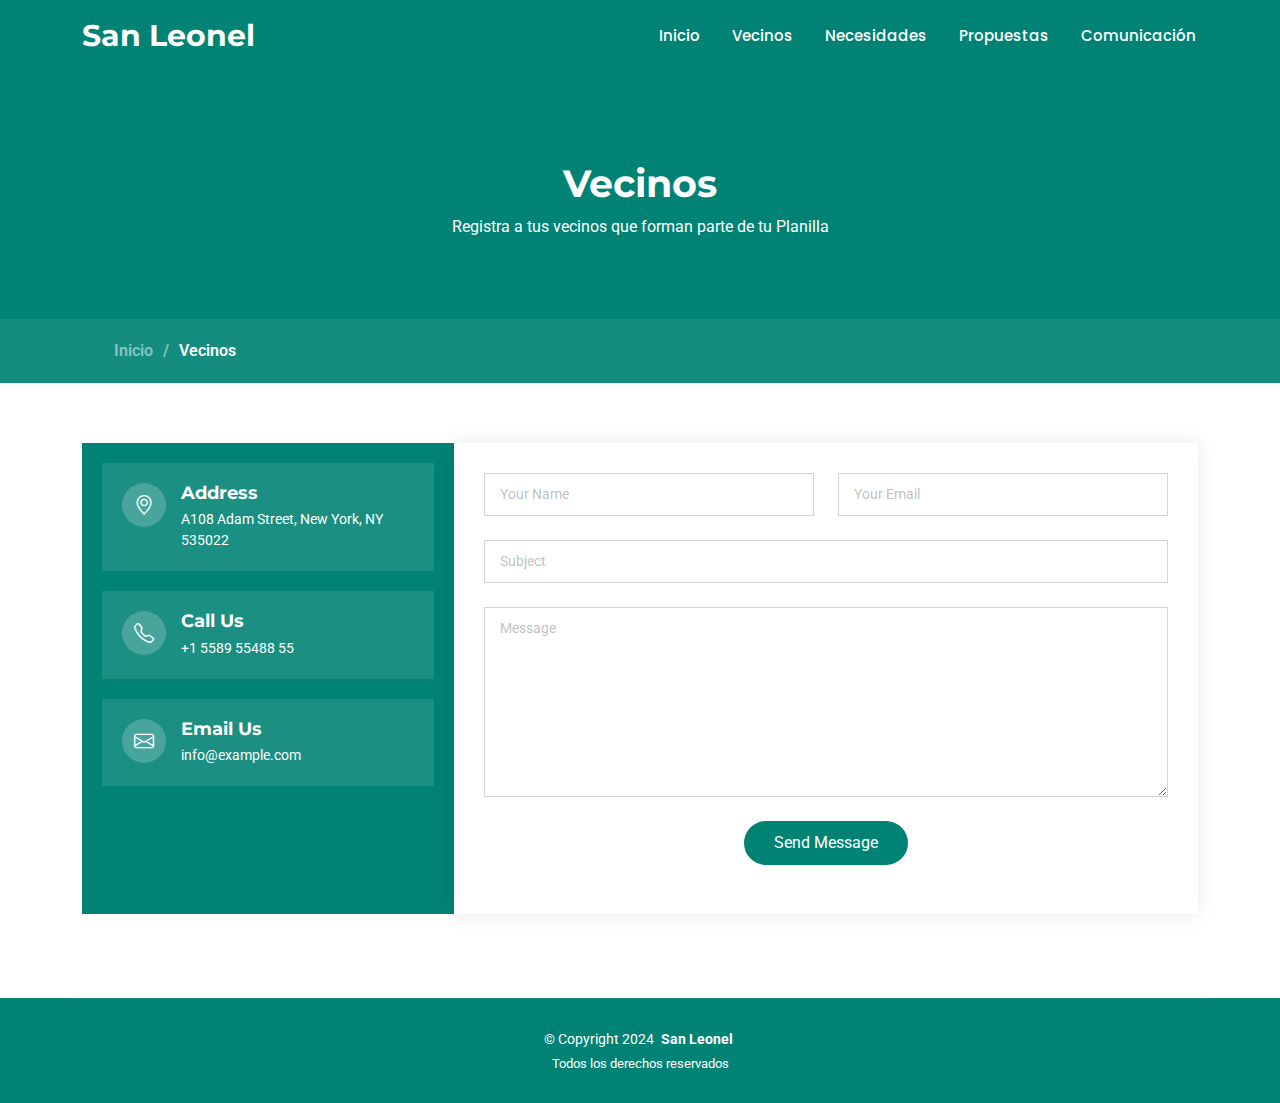
<file: vecinos.html>
<!DOCTYPE html>
<html lang="en">

<head>
  <meta charset="utf-8">
  <meta content="width=device-width, initial-scale=1.0" name="viewport">
  <title>Plantillas Unidas</title>
  <meta name="description" content="">
  <meta name="keywords" content="">

  <!-- Favicons -->
  <!--<link href="assets/img/favicon.png" rel="icon">-->
  <link href="assets/img/apple-touch-icon.png" rel="apple-touch-icon">

  <!-- Fonts -->
  <link href="https://fonts.googleapis.com" rel="preconnect">
  <link href="https://fonts.gstatic.com" rel="preconnect" crossorigin>
  <link href="https://fonts.googleapis.com/css2?family=Roboto:ital,wght@0,100;0,300;0,400;0,500;0,700;0,900;1,100;1,300;1,400;1,500;1,700;1,900&family=Montserrat:ital,wght@0,100;0,200;0,300;0,400;0,500;0,600;0,700;0,800;0,900;1,100;1,200;1,300;1,400;1,500;1,600;1,700;1,800;1,900&family=Poppins:ital,wght@0,100;0,200;0,300;0,400;0,500;0,600;0,700;0,800;0,900;1,100;1,2000;1,300;1,400;1,500;1,600;1,700;1,800;1,900&display=swap" rel="stylesheet">

  <!-- Vendor CSS Files -->
  <link href="assets/vendor/bootstrap/css/bootstrap.min.css" rel="stylesheet">
  <link href="assets/vendor/bootstrap-icons/bootstrap-icons.css" rel="stylesheet">
  <link href="assets/vendor/aos/aos.css" rel="stylesheet">
  <link href="assets/vendor/glightbox/css/glightbox.min.css" rel="stylesheet">
  <link href="assets/vendor/swiper/swiper-bundle.min.css" rel="stylesheet">

  <!-- Main CSS File -->
  <link href="assets/css/main.css" rel="stylesheet">

  <!-- =======================================================
  * Template Name: Impact
  * Template URL: https://bootstrapmade.com/impact-bootstrap-business-website-template/
  * Updated: Aug 07 2024 with Bootstrap v5.3.3
  * Author: BootstrapMade.com
  * License: https://bootstrapmade.com/license/
  ======================================================== -->
</head>

<body class="service-details-page">

    <header id="header" class="header fixed-top">

        <div class="branding d-flex align-items-cente">

            <div class="container position-relative d-flex align-items-center justify-content-between">
                <a href="index.html" class="logo d-flex align-items-center">
                    <!-- Uncomment the line below if you also wish to use an image logo -->
                    <!-- <img src="assets/img/logo.png" alt=""> -->
                    <h1 class="sitename">San Leonel</h1>
                    <span>.</span>
                </a>

                <nav id="navmenu" class="navmenu">
                    <ul>
                        <li><a href="index.html" class="active">Inicio<br></a></li>
                        <li><a href="vecinos.html">Vecinos</a></li>
                        <li><a href="necesidades.html">Necesidades</a></li>
                        <li><a href="propuestas.html">Propuestas</a></li>
                        <li><a href="comunicacion.html">Comunicación</a></li>
                    </ul>
                    <i class="mobile-nav-toggle d-xl-none bi bi-list"></i>
                </nav>

            </div>

        </div>

    </header>

    <main class="main">

        <!-- Page Title -->
        <div class="page-title">
            <div class="heading">
                <div class="container">
                    <div class="row d-flex justify-content-center text-center">
                        <div class="col-lg-8">
                            <h1>Vecinos</h1>
                            <p class="mb-0">Registra a tus vecinos que forman parte de tu Planilla</p>
                        </div>
                    </div>
                </div>
            </div>
            <nav class="breadcrumbs">
                <div class="container">
                    <ol>
                        <li><a href="index.html">Inicio</a></li>
                        <li class="current">Vecinos</li>
                    </ol>
                </div>
            </nav>
        </div>
        <!-- Contact Section -->
        <section id="contact" class="contact section">

            <div class="container" data-aos="fade-up" data-aos-delay="100">

                <div class="row gx-lg-0 gy-4">

                    <div class="col-lg-4">
                        <div class="info-container d-flex flex-column align-items-center justify-content-center">
                            <div class="info-item d-flex" data-aos="fade-up" data-aos-delay="200">
                                <i class="bi bi-geo-alt flex-shrink-0"></i>
                                <div>
                                    <h3>Address</h3>
                                    <p>A108 Adam Street, New York, NY 535022</p>
                                </div>
                            </div><!-- End Info Item -->

                            <div class="info-item d-flex" data-aos="fade-up" data-aos-delay="300">
                                <i class="bi bi-telephone flex-shrink-0"></i>
                                <div>
                                    <h3>Call Us</h3>
                                    <p>+1 5589 55488 55</p>
                                </div>
                            </div><!-- End Info Item -->

                            <div class="info-item d-flex" data-aos="fade-up" data-aos-delay="400">
                                <i class="bi bi-envelope flex-shrink-0"></i>
                                <div>
                                    <h3>Email Us</h3>
                                    <p>info@example.com</p>
                                </div>
                            </div><!-- End Info Item -->

                            <div class="info-item d-flex" data-aos="fade-up" data-aos-delay="500">
                                <i class="bi bi-clock flex-shrink-0"></i>
                                <div>
                                    <h3>Open Hours:</h3>
                                    <p>Mon-Sat: 11AM - 23PM</p>
                                </div>
                            </div><!-- End Info Item -->

                        </div>

                    </div>

                    <div class="col-lg-8">
                        <form action="forms/contact.php" method="post" class="php-email-form" data-aos="fade" data-aos-delay="100">
                            <div class="row gy-4">

                                <div class="col-md-6">
                                    <input type="text" name="name" class="form-control" placeholder="Your Name" required="">
                                </div>

                                <div class="col-md-6 ">
                                    <input type="email" class="form-control" name="email" placeholder="Your Email" required="">
                                </div>

                                <div class="col-md-12">
                                    <input type="text" class="form-control" name="subject" placeholder="Subject" required="">
                                </div>

                                <div class="col-md-12">
                                    <textarea class="form-control" name="message" rows="8" placeholder="Message" required=""></textarea>
                                </div>

                                <div class="col-md-12 text-center">
                                    <div class="loading">Loading</div>
                                    <div class="error-message"></div>
                                    <div class="sent-message">Your message has been sent. Thank you!</div>

                                    <button type="submit">Send Message</button>
                                </div>

                            </div>
                        </form>
                    </div><!-- End Contact Form -->

                </div>

            </div>

        </section><!-- /Contact Section -->

    </main>


    <footer id="footer" class="footer accent-background">

        <div class="container copyright text-center mt-4">
            <p>© <span>Copyright 2024</span> <strong class="px-1 sitename">San Leonel</strong> <!--<span>Todos los derechos reservados</span>--></p>
            <div class="credits">
                <!-- Purchase the pro version with working PHP/AJAX contact form: [buy-url] -->
                Todos los derechos reservados
            </div>
        </div>

    </footer>
    <!-- Scroll Top -->
    <a href="#" id="scroll-top" class="scroll-top d-flex align-items-center justify-content-center"><i class="bi bi-arrow-up-short"></i></a>

    <!-- Preloader -->
    <div id="preloader"></div>

    <!-- Vendor JS Files -->
    <script src="assets/vendor/bootstrap/js/bootstrap.bundle.min.js"></script>
    <script src="assets/vendor/php-email-form/validate.js"></script>
    <script src="assets/vendor/aos/aos.js"></script>
    <script src="assets/vendor/glightbox/js/glightbox.min.js"></script>
    <script src="assets/vendor/swiper/swiper-bundle.min.js"></script>
    <script src="assets/vendor/purecounter/purecounter_vanilla.js"></script>
    <script src="assets/vendor/imagesloaded/imagesloaded.pkgd.min.js"></script>
    <script src="assets/vendor/isotope-layout/isotope.pkgd.min.js"></script>

    <!-- Main JS File -->
    <script src="assets/js/main.js"></script>

</body>

</html>
</file>
<file: assets/css/main.css>
/**
* Template Name: Impact
* Template URL: https://bootstrapmade.com/impact-bootstrap-business-website-template/
* Updated: Aug 07 2024 with Bootstrap v5.3.3
* Author: BootstrapMade.com
* License: https://bootstrapmade.com/license/
*/

/*--------------------------------------------------------------
# Font & Color Variables
# Help: https://bootstrapmade.com/color-system/
--------------------------------------------------------------*/
/* Fonts */
:root {
  --default-font: "Roboto",  system-ui, -apple-system, "Segoe UI", Roboto, "Helvetica Neue", Arial, "Noto Sans", "Liberation Sans", sans-serif, "Apple Color Emoji", "Segoe UI Emoji", "Segoe UI Symbol", "Noto Color Emoji";
  --heading-font: "Montserrat",  sans-serif;
  --nav-font: "Poppins",  sans-serif;
}

/* Global Colors - The following color variables are used throughout the website. Updating them here will change the color scheme of the entire website */
:root { 
  --background-color: #ffffff; /* Background color for the entire website, including individual sections */
  --default-color: #222222; /* Default color used for the majority of the text content across the entire website */
  --heading-color: #172a28; /* Color for headings, subheadings and title throughout the website */
  --accent-color: #008374; /* Accent color that represents your brand on the website. It's used for buttons, links, and other elements that need to stand out */
  --surface-color: #ffffff; /* The surface color is used as a background of boxed elements within sections, such as cards, icon boxes, or other elements that require a visual separation from the global background. */
  --contrast-color: #ffffff; /* Contrast color for text, ensuring readability against backgrounds of accent, heading, or default colors. */
}

/* Nav Menu Colors - The following color variables are used specifically for the navigation menu. They are separate from the global colors to allow for more customization options */
:root {
  --nav-color: #ffffff;  /* The default color of the main navmenu links */
  --nav-hover-color: #008374; /* Applied to main navmenu links when they are hovered over or active */
  --nav-mobile-background-color: #ffffff; /* Used as the background color for mobile navigation menu */
  --nav-dropdown-background-color: #ffffff; /* Used as the background color for dropdown items that appear when hovering over primary navigation items */
  --nav-dropdown-color: #01433c; /* Used for navigation links of the dropdown items in the navigation menu. */
  --nav-dropdown-hover-color: #008374; /* Similar to --nav-hover-color, this color is applied to dropdown navigation links when they are hovered over. */
}

/* Color Presets - These classes override global colors when applied to any section or element, providing reuse of the sam color scheme. */

.light-background {
  --background-color: #f2f9f9;
  --surface-color: #ffffff;
}

.dark-background {
  --background-color: #060606;
  --default-color: #ffffff;
  --heading-color: #ffffff;
  --surface-color: #252525;
  --contrast-color: #ffffff;
}

.accent-background {
  --background-color: #008374;
  --default-color: #ffffff;
  --heading-color: #ffffff;
  --accent-color: #ffffff;
  --surface-color: #00b6a1;
  --contrast-color: #ffffff;
}

/* Smooth scroll */
:root {
  scroll-behavior: smooth;
}

/*--------------------------------------------------------------
# General Styling & Shared Classes
--------------------------------------------------------------*/
body {
  color: var(--default-color);
  background-color: var(--background-color);
  font-family: var(--default-font);
}

a {
  color: var(--accent-color);
  text-decoration: none;
  transition: 0.3s;
}

a:hover {
  color: color-mix(in srgb, var(--accent-color), transparent 25%);
  text-decoration: none;
}

h1,
h2,
h3,
h4,
h5,
h6 {
  color: var(--heading-color);
  font-family: var(--heading-font);
}

/* Pulsating Play Button
------------------------------*/
.pulsating-play-btn {
  width: 94px;
  height: 94px;
  background: radial-gradient(var(--accent-color) 50%, color-mix(in srgb, var(--accent-color), transparent 75%) 52%);
  border-radius: 50%;
  display: block;
  position: relative;
  overflow: hidden;
}

.pulsating-play-btn:before {
  content: "";
  position: absolute;
  width: 120px;
  height: 120px;
  animation-delay: 0s;
  animation: pulsate-play-btn 2s;
  animation-direction: forwards;
  animation-iteration-count: infinite;
  animation-timing-function: steps;
  opacity: 1;
  border-radius: 50%;
  border: 5px solid color-mix(in srgb, var(--accent-color), transparent 30%);
  top: -15%;
  left: -15%;
  background: rgba(198, 16, 0, 0);
}

.pulsating-play-btn:after {
  content: "";
  position: absolute;
  left: 50%;
  top: 50%;
  transform: translateX(-40%) translateY(-50%);
  width: 0;
  height: 0;
  border-top: 10px solid transparent;
  border-bottom: 10px solid transparent;
  border-left: 15px solid #fff;
  z-index: 100;
  transition: all 400ms cubic-bezier(0.55, 0.055, 0.675, 0.19);
}

.pulsating-play-btn:hover:before {
  content: "";
  position: absolute;
  left: 50%;
  top: 50%;
  transform: translateX(-40%) translateY(-50%);
  width: 0;
  height: 0;
  border: none;
  border-top: 10px solid transparent;
  border-bottom: 10px solid transparent;
  border-left: 15px solid #fff;
  z-index: 200;
  animation: none;
  border-radius: 0;
}

.pulsating-play-btn:hover:after {
  border-left: 15px solid var(--accent-color);
  transform: scale(20);
}

@keyframes pulsate-play-btn {
  0% {
    transform: scale(0.6, 0.6);
    opacity: 1;
  }

  100% {
    transform: scale(1, 1);
    opacity: 0;
  }
}

/* PHP Email Form Messages
------------------------------*/
.php-email-form .error-message {
  display: none;
  background: #df1529;
  color: #ffffff;
  text-align: left;
  padding: 15px;
  margin-bottom: 24px;
  font-weight: 600;
}

.php-email-form .sent-message {
  display: none;
  color: #ffffff;
  background: #059652;
  text-align: center;
  padding: 15px;
  margin-bottom: 24px;
  font-weight: 600;
}

.php-email-form .loading {
  display: none;
  background: var(--surface-color);
  text-align: center;
  padding: 15px;
  margin-bottom: 24px;
}

.php-email-form .loading:before {
  content: "";
  display: inline-block;
  border-radius: 50%;
  width: 24px;
  height: 24px;
  margin: 0 10px -6px 0;
  border: 3px solid var(--accent-color);
  border-top-color: var(--surface-color);
  animation: php-email-form-loading 1s linear infinite;
}

@keyframes php-email-form-loading {
  0% {
    transform: rotate(0deg);
  }

  100% {
    transform: rotate(360deg);
  }
}

/*--------------------------------------------------------------
# Global Header
--------------------------------------------------------------*/
.header {
  --background-color: #008374;
  --heading-color: #ffffff;
  color: var(--default-color);
  transition: all 0.5s;
  z-index: 997;
  background-color: var(--background-color);
}

.header .topbar {
  background-color: color-mix(in srgb, var(--accent-color) 90%, black 10%);
  height: 40px;
  padding: 0;
  font-size: 14px;
  transition: all 0.5s;
}

.header .topbar .contact-info i {
  font-style: normal;
  color: var(--contrast-color);
}

.header .topbar .contact-info i a,
.header .topbar .contact-info i span {
  padding-left: 5px;
  color: var(--contrast-color);
}

@media (max-width: 575px) {

  .header .topbar .contact-info i a,
  .header .topbar .contact-info i span {
    font-size: 13px;
  }
}

.header .topbar .contact-info i a {
  line-height: 0;
  transition: 0.3s;
}

.header .topbar .contact-info i a:hover {
  color: var(--contrast-color);
  text-decoration: underline;
}

.header .topbar .social-links a {
  color: color-mix(in srgb, var(--contrast-color), transparent 40%);
  line-height: 0;
  transition: 0.3s;
  margin-left: 20px;
}

.header .topbar .social-links a:hover {
  color: var(--contrast-color);
}

.header .branding {
  min-height: 60px;
  padding: 10px 0;
}

.header .logo {
  line-height: 1;
}

.header .logo img {
  max-height: 36px;
  margin-right: 8px;
}

.header .logo h1 {
  font-size: 30px;
  margin: 0;
  font-weight: 700;
  color: var(--heading-color);
}

.header .logo span {
  font-size: 32px;
  margin-left: 2px;
  color: var(--nav-hover-color);
}

.scrolled .header {
  box-shadow: 0px 0 18px rgba(0, 0, 0, 0.1);
}

/*--------------------------------------------------------------
# Navigation Menu
--------------------------------------------------------------*/
/* Desktop Navigation */
@media (min-width: 1200px) {
  .navmenu {
    padding: 0;
  }

  .navmenu ul {
    margin: 0;
    padding: 0;
    display: flex;
    list-style: none;
    align-items: center;
  }

  .navmenu li {
    position: relative;
  }

  .navmenu>ul>li {
    white-space: nowrap;
    padding: 15px 14px;
  }

  .navmenu>ul>li:last-child {
    padding-right: 0;
  }

  .navmenu a,
  .navmenu a:focus {
    color: var(--nav-color);
    font-size: 15px;
    padding: 0 2px;
    font-family: var(--nav-font);
    font-weight: 500;
    display: flex;
    align-items: center;
    justify-content: space-between;
    white-space: nowrap;
    transition: 0.3s;
    position: relative;
  }

  .navmenu a i,
  .navmenu a:focus i {
    font-size: 12px;
    line-height: 0;
    margin-left: 5px;
    transition: 0.3s;
  }

  .navmenu>ul>li>a:before {
    content: "";
    position: absolute;
    height: 2px;
    bottom: -6px;
    left: 0;
    background-color: var(--nav-hover-color);
    visibility: hidden;
    width: 0px;
    transition: all 0.3s ease-in-out 0s;
  }

  .navmenu a:hover:before,
  .navmenu li:hover>a:before,
  .navmenu .active:before {
    visibility: visible;
    width: 100%;
  }

  .navmenu li:hover>a,
  .navmenu .active,
  .navmenu .active:focus {
    color: var(--nav-color);
  }

  .navmenu .dropdown ul {
    margin: 0;
    padding: 10px 0;
    background: var(--nav-dropdown-background-color);
    display: block;
    position: absolute;
    visibility: hidden;
    left: 14px;
    top: 130%;
    opacity: 0;
    transition: 0.3s;
    border-radius: 4px;
    z-index: 99;
    box-shadow: 0px 0px 30px rgba(0, 0, 0, 0.1);
  }

  .navmenu .dropdown ul li {
    min-width: 200px;
  }

  .navmenu .dropdown ul a {
    padding: 10px 20px;
    font-size: 15px;
    text-transform: none;
    color: var(--nav-dropdown-color);
  }

  .navmenu .dropdown ul a i {
    font-size: 12px;
  }

  .navmenu .dropdown ul a:hover,
  .navmenu .dropdown ul .active:hover,
  .navmenu .dropdown ul li:hover>a {
    color: var(--nav-dropdown-hover-color);
  }

  .navmenu .dropdown:hover>ul {
    opacity: 1;
    top: 100%;
    visibility: visible;
  }

  .navmenu .dropdown .dropdown ul {
    top: 0;
    left: -90%;
    visibility: hidden;
  }

  .navmenu .dropdown .dropdown:hover>ul {
    opacity: 1;
    top: 0;
    left: -100%;
    visibility: visible;
  }
}

/* Mobile Navigation */
@media (max-width: 1199px) {
  .mobile-nav-toggle {
    color: var(--nav-color);
    font-size: 28px;
    line-height: 0;
    margin-right: 10px;
    cursor: pointer;
    transition: color 0.3s;
  }

  .navmenu {
    padding: 0;
    z-index: 9997;
  }

  .navmenu ul {
    display: none;
    list-style: none;
    position: absolute;
    inset: 60px 20px 20px 20px;
    padding: 10px 0;
    margin: 0;
    border-radius: 6px;
    background-color: var(--nav-mobile-background-color);
    border: 1px solid color-mix(in srgb, var(--default-color), transparent 90%);
    box-shadow: none;
    overflow-y: auto;
    transition: 0.3s;
    z-index: 9998;
  }

  .navmenu a,
  .navmenu a:focus {
    color: var(--nav-dropdown-color);
    padding: 10px 20px;
    font-family: var(--nav-font);
    font-size: 17px;
    font-weight: 500;
    display: flex;
    align-items: center;
    justify-content: space-between;
    white-space: nowrap;
    transition: 0.3s;
  }

  .navmenu a i,
  .navmenu a:focus i {
    font-size: 12px;
    line-height: 0;
    margin-left: 5px;
    width: 30px;
    height: 30px;
    display: flex;
    align-items: center;
    justify-content: center;
    border-radius: 50%;
    transition: 0.3s;
    background-color: color-mix(in srgb, var(--accent-color), transparent 90%);
  }

  .navmenu a i:hover,
  .navmenu a:focus i:hover {
    background-color: var(--accent-color);
    color: var(--contrast-color);
  }

  .navmenu a:hover,
  .navmenu .active,
  .navmenu .active:focus {
    color: var(--nav-dropdown-hover-color);
  }

  .navmenu .active i,
  .navmenu .active:focus i {
    background-color: var(--accent-color);
    color: var(--contrast-color);
    transform: rotate(180deg);
  }

  .navmenu .dropdown ul {
    position: static;
    display: none;
    z-index: 99;
    padding: 10px 0;
    margin: 10px 20px;
    background-color: var(--nav-dropdown-background-color);
    transition: all 0.5s ease-in-out;
  }

  .navmenu .dropdown ul ul {
    background-color: rgba(33, 37, 41, 0.1);
  }

  .navmenu .dropdown>.dropdown-active {
    display: block;
    background-color: rgba(33, 37, 41, 0.03);
  }

  .mobile-nav-active {
    overflow: hidden;
  }

  .mobile-nav-active .mobile-nav-toggle {
    color: #fff;
    position: absolute;
    font-size: 32px;
    top: 15px;
    right: 15px;
    margin-right: 0;
    z-index: 9999;
  }

  .mobile-nav-active .navmenu {
    position: fixed;
    overflow: hidden;
    inset: 0;
    background: rgba(33, 37, 41, 0.8);
    transition: 0.3s;
  }

  .mobile-nav-active .navmenu>ul {
    display: block;
  }
}

/*--------------------------------------------------------------
# Global Footer
--------------------------------------------------------------*/
.footer {
  color: var(--default-color);
  background-color: var(--background-color);
  font-size: 14px;
  position: relative;
}

.footer .footer-top {
  padding-top: 50px;
}

.footer .footer-about .logo {
  line-height: 1;
  margin-bottom: 25px;
}

.footer .footer-about .logo img {
  max-height: 40px;
  margin-right: 6px;
}

.footer .footer-about .logo span {
  color: var(--heading-color);
  font-size: 30px;
  font-weight: 700;
  letter-spacing: 1px;
  font-family: var(--heading-font);
}

.footer .footer-about p {
  font-size: 14px;
  font-family: var(--heading-font);
}

.footer .social-links a {
  display: flex;
  align-items: center;
  justify-content: center;
  width: 40px;
  height: 40px;
  border-radius: 50%;
  border: 1px solid color-mix(in srgb, var(--default-color), transparent 50%);
  font-size: 16px;
  color: color-mix(in srgb, var(--default-color), transparent 50%);
  margin-right: 10px;
  transition: 0.3s;
}

.footer .social-links a:hover {
  color: var(--default-color);
  border-color: var(--default-color);
}

.footer h4 {
  font-size: 16px;
  font-weight: bold;
  position: relative;
  padding-bottom: 12px;
}

.footer .footer-links {
  margin-bottom: 30px;
}

.footer .footer-links ul {
  list-style: none;
  padding: 0;
  margin: 0;
}

.footer .footer-links ul i {
  padding-right: 2px;
  font-size: 12px;
  line-height: 0;
}

.footer .footer-links ul li {
  padding: 10px 0;
  display: flex;
  align-items: center;
}

.footer .footer-links ul li:first-child {
  padding-top: 0;
}

.footer .footer-links ul a {
  color: color-mix(in srgb, var(--default-color), transparent 30%);
  display: inline-block;
  line-height: 1;
}

.footer .footer-links ul a:hover {
  color: var(--default-color);
}

.footer .footer-contact p {
  margin-bottom: 5px;
}

.footer .copyright {
  padding-top: 30px;
  padding-bottom: 30px;
  border-top: 1px solid color-mix(in srgb, var(--default-color), transparent 90%);
}

.footer .copyright p {
  margin-bottom: 0;
}

.footer .credits {
  margin-top: 4px;
  font-size: 13px;
}

/*--------------------------------------------------------------
# Preloader
--------------------------------------------------------------*/
#preloader {
  position: fixed;
  inset: 0;
  z-index: 999999;
  overflow: hidden;
  background: var(--background-color);
  transition: all 0.6s ease-out;
}

#preloader:before {
  content: "";
  position: fixed;
  top: calc(50% - 30px);
  left: calc(50% - 30px);
  border: 6px solid #ffffff;
  border-color: var(--accent-color) transparent var(--accent-color) transparent;
  border-radius: 50%;
  width: 60px;
  height: 60px;
  animation: animate-preloader 1.5s linear infinite;
}

@keyframes animate-preloader {
  0% {
    transform: rotate(0deg);
  }

  100% {
    transform: rotate(360deg);
  }
}

/*--------------------------------------------------------------
# Scroll Top Button
--------------------------------------------------------------*/
.scroll-top {
  position: fixed;
  visibility: hidden;
  opacity: 0;
  right: 15px;
  bottom: -15px;
  z-index: 99999;
  background-color: var(--accent-color);
  width: 44px;
  height: 44px;
  border-radius: 50px;
  transition: all 0.4s;
}

.scroll-top i {
  font-size: 24px;
  color: var(--contrast-color);
  line-height: 0;
}

.scroll-top:hover {
  background-color: color-mix(in srgb, var(--accent-color), transparent 20%);
  color: var(--contrast-color);
}

.scroll-top.active {
  visibility: visible;
  opacity: 1;
  bottom: 15px;
}

/*--------------------------------------------------------------
# Disable aos animation delay on mobile devices
--------------------------------------------------------------*/
@media screen and (max-width: 768px) {
  [data-aos-delay] {
    transition-delay: 0 !important;
  }
}

/*--------------------------------------------------------------
# Global Page Titles & Breadcrumbs
--------------------------------------------------------------*/
.page-title {
  --background-color: var(--accent-color);
  --default-color: #fff;
  --heading-color: #fff;
  color: var(--default-color);
  background-color: var(--background-color);
  position: relative;
}

.page-title .heading {
  padding: 160px 0 80px 0;
  border-top: 1px solid color-mix(in srgb, var(--default-color), transparent 90%);
}

.page-title .heading h1 {
  font-size: 38px;
  font-weight: 700;
}

.page-title nav {
  background-color: color-mix(in srgb, var(--default-color), transparent 92%);
  padding: 20px 0;
}

.page-title nav ol {
  display: flex;
  flex-wrap: wrap;
  list-style: none;
  margin: 0;
  font-size: 16px;
  font-weight: 600;
}

.page-title nav ol a {
  color: color-mix(in srgb, var(--default-color), transparent 50%);
}

.page-title nav ol a:hover {
  color: var(--default-color);
}

.page-title nav ol li+li {
  padding-left: 10px;
}

.page-title nav ol li+li::before {
  content: "/";
  display: inline-block;
  padding-right: 10px;
  color: color-mix(in srgb, var(--default-color), transparent 50%);
}

/*--------------------------------------------------------------
# Global Sections
--------------------------------------------------------------*/
section,
.section {
  color: var(--default-color);
  background-color: var(--background-color);
  padding: 60px 0;
  scroll-margin-top: 112px;
  overflow: clip;
}

@media (max-width: 1199px) {

  section,
  .section {
    scroll-margin-top: 100px;
  }
}

/*--------------------------------------------------------------
# Global Section Titles
--------------------------------------------------------------*/
.section-title {
  text-align: center;
  padding-bottom: 60px;
  position: relative;
}

.section-title h2 {
  font-size: 32px;
  font-weight: 700;
  margin-bottom: 20px;
  padding-bottom: 20px;
  position: relative;
}

.section-title h2:after {
  content: "";
  position: absolute;
  display: block;
  width: 50px;
  height: 3px;
  background: var(--accent-color);
  left: 0;
  right: 0;
  bottom: 0;
  margin: auto;
}

.section-title p {
  margin-bottom: 0;
}

/*--------------------------------------------------------------
# Hero Section
--------------------------------------------------------------*/

/*
.hero {
  width: 100%;
  position: relative;
  padding: 140px 0 0 0;
}

.hero .container {
  position: relative;
  z-index: 3;
}

.hero h2 {
  font-size: 48px;
  font-weight: 700;
  margin-bottom: 20px;
}

.hero h2 .accent {
  color: var(--conrast-color);
}

.hero p {
  color: color-mix(in srgb, var(--default-color), transparent 40%);
  font-weight: 400;
  margin-bottom: 30px;
}

.hero .btn-get-started {
  color: var(--contrast-color);
  background: var(--accent-color);
  font-family: var(--heading-font);
  font-weight: 500;
  font-size: 14px;
  letter-spacing: 1px;
  display: inline-block;
  padding: 14px 40px;
  border-radius: 50px;
  transition: 0.3s;
  border: 2px solid color-mix(in srgb, var(--default-color), transparent 90%);
  background-color: color-mix(in srgb, var(--default-color), transparent 90%);
}

.hero .btn-get-started:hover {
  border-color: color-mix(in srgb, var(--default-color), transparent 60%);
}

.hero .btn-watch-video {
  font-size: 16px;
  transition: 0.5s;
  margin-left: 25px;
  font-weight: 600;
  color: var(--default-color);
}

.hero .btn-watch-video i {
  color: color-mix(in srgb, var(--default-color), transparent 50%);
  font-size: 32px;
  transition: 0.3s;
  line-height: 0;
  margin-right: 8px;
}

.hero .btn-watch-video:hover i {
  color: var(--default-color);
}

@media (max-width: 640px) {
  .hero h2 {
    font-size: 36px;
  }

  .hero .btn-get-started,
  .hero .btn-watch-video {
    font-size: 14px;
  }
}

.hero .icon-boxes {
  padding-bottom: 60px;
  z-index: 4;
}

@media (min-width: 1200px) {
  .hero .icon-boxes:before {
    content: "";
    position: absolute;
    bottom: 0;
    left: 0;
    right: 0;
    height: calc(50% + 20px);
    background-color: var(--default-color);
    border-top: 1px solid color-mix(in srgb, var(--default-color), transparent 90%);
  }
}

.hero .icon-box {
  padding: 60px 30px;
  position: relative;
  overflow: hidden;
  background: var(--background-color);
  box-shadow: 0 0 29px 0 rgba(0, 0, 0, 0.1);
  transition: all 0.3s ease-in-out;
  border-radius: 8px;
  z-index: 1;
  height: 100%;
  width: 100%;
  text-align: center;
}

.hero .icon-box .title {
  font-weight: 700;
  margin-bottom: 15px;
  font-size: 24px;
}

.hero .icon-box .title a {
  color: color-mix(in srgb, var(--default-color), transparent 20%);
  transition: 0.3s;
}

.hero .icon-box .icon {
  margin-bottom: 20px;
  padding-top: 10px;
  display: inline-block;
  transition: all 0.3s ease-in-out;
  font-size: 48px;
  line-height: 1;
  color: color-mix(in srgb, var(--default-color), transparent 20%);
}

.hero .icon-box:hover {
  background-color: color-mix(in srgb, var(--background-color), white 10%);
}

.hero .icon-box:hover .title a,
.hero .icon-box:hover .icon {
  color: var(--contrast-color);
}*/



/*--------------------------------------------------------------
# Hero Section
--------------------------------------------------------------*/
.hero {
    width: 100%;
    min-height: 100vh;
    position: relative;
    padding: 120px 0 80px 0;
    display: flex;
    align-items: center;
    justify-content: center;
}

    .hero img {
        position: absolute;
        inset: 0;
        display: block;
        width: 100%;
        height: 100%;
        object-fit: cover;
        z-index: 1;
    }

    .hero:before {
        content: "";
        background: color-mix(in srgb, var(--background-color), transparent 30%);
        position: absolute;
        inset: 0;
        z-index: 2;
    }

    .hero .container {
        position: relative;
        z-index: 3;
    }

    .hero h2 {
        margin: 0;
        font-size: 56px;
        font-weight: 700;
        font-family: var(--nav-font);
    }

        .hero h2 span {
            color: var(--accent-color);
        }

    .hero p {
        margin: 10px 0 0 0;
        font-size: 24px;
        color: color-mix(in srgb, var(--default-color), transparent 30%);
    }

    .hero .icon-box {
        padding: 30px 20px;
        transition: ease-in-out 0.3s;
        border: 1px solid color-mix(in srgb, var(--default-color), transparent 70%);
        height: 100%;
        text-align: center;
        display: flex;
        flex-direction: column;
        align-items: center;
        justify-content: center;
    }

        .hero .icon-box i {
            font-size: 32px;
            line-height: 1;
            color: var(--accent-color);
        }

        .hero .icon-box h3 {
            font-weight: 700;
            margin: 10px 0 0 0;
            padding: 0;
            line-height: 1;
            font-size: 20px;
            line-height: 26px;
        }

            .hero .icon-box h3 a {
                color: color-mix(in srgb, var(--default-color), transparent 20%);
                transition: ease-in-out 0.3s;
            }

        .hero .icon-box:hover {
            border-color: var(--accent-color);
        }

            .hero .icon-box:hover h3 a {
                color: var(--accent-color);
            }

@media (max-width: 768px) {
    .hero h2 {
        font-size: 32px;
    }

    .hero p {
        font-size: 18px;
    }
}


/*--------------------------------------------------------------
# About Section
--------------------------------------------------------------*/
.about h3 {
  font-weight: 700;
  font-size: 28px;
  margin-bottom: 20px;
}

.about .fst-italic {
  color: color-mix(in srgb, var(--default-color), var(--contrast-color) 50%);
}

.about .content ul {
  list-style: none;
  padding: 0;
}

.about .content ul li {
  padding: 0 0 10px 30px;
  position: relative;
}

.about .content ul i {
  position: absolute;
  font-size: 20px;
  left: 0;
  top: -3px;
  color: var(--accent-color);
}

.about .content p:last-child {
  margin-bottom: 0;
}

.about .pulsating-play-btn {
  position: absolute;
  left: calc(50% - 47px);
  top: calc(50% - 47px);
}

/*--------------------------------------------------------------
# Clients Section
--------------------------------------------------------------*/
.clients .swiper {
  padding: 10px 0;
}

.clients .swiper-wrapper {
  height: auto;
}

.clients .swiper-slide img {
  transition: 0.3s;
}

.clients .swiper-slide img:hover {
  transform: scale(1.1);
}

/*--------------------------------------------------------------
# Stats Section
--------------------------------------------------------------*/
.stats .stats-item {
  padding: 10px;
}

.stats .stats-item i {
  font-size: 44px;
  color: var(--accent-color);
  line-height: 0;
  margin-right: 15px;
}

.stats .stats-item .purecounter {
  color: var(--heading-color);
  font-size: 40px;
  display: block;
  font-weight: 700;
  line-height: 40px;
}

.stats .stats-item p {
  color: color-mix(in srgb, var(--default-color), transparent 40%);
  padding: 15px 0 0 0;
  margin: 0;
  font-family: var(--heading-font);
  font-size: 14px;
}

/*--------------------------------------------------------------
# Call To Action Section
--------------------------------------------------------------*/
.call-to-action {
  background-color: transparent;
}

.call-to-action .container {
  padding-top: 80px;
  padding-bottom: 80px;
  border-radius: 15px;
  overflow: hidden;
  position: relative;
  clip-path: inset(0 round 15px);
}

.call-to-action .container img {
  position: fixed;
  top: 0;
  left: 0;
  display: block;
  width: 100%;
  height: 100%;
  object-fit: cover;
  z-index: 1;
  border-radius: 15px;
  overflow: hidden;
}

.call-to-action .container:before {
  content: "";
  background: rgba(0, 0, 0, 0.5);
  position: absolute;
  inset: 0;
  z-index: 2;
}

.call-to-action .container .content {
  position: relative;
  z-index: 3;
}

.call-to-action h3 {
  color: var(--default-color);
  font-size: 28px;
  font-weight: 700;
  margin-bottom: 20px;
}

.call-to-action p {
  color: var(--default-color);
  margin-bottom: 20px;
}

.call-to-action .play-btn {
  width: 94px;
  height: 94px;
  margin-bottom: 20px;
  background: radial-gradient(var(--accent-color) 50%, color-mix(in srgb, var(--accent-color), transparent 60%) 52%);
  border-radius: 50%;
  display: inline-block;
  position: relative;
  overflow: hidden;
}

.call-to-action .play-btn:before {
  content: "";
  position: absolute;
  width: 120px;
  height: 120px;
  animation-delay: 0s;
  animation: pulsate-btn 2s;
  animation-direction: forwards;
  animation-iteration-count: infinite;
  animation-timing-function: steps;
  opacity: 1;
  border-radius: 50%;
  border: 5px solid color-mix(in srgb, var(--accent-color), transparent 20%);
  top: -15%;
  left: -15%;
  background: rgba(198, 16, 0, 0);
}

.call-to-action .play-btn:after {
  content: "";
  position: absolute;
  left: 50%;
  top: 50%;
  transform: translateX(-40%) translateY(-50%);
  width: 0;
  height: 0;
  border-top: 10px solid transparent;
  border-bottom: 10px solid transparent;
  border-left: 15px solid var(--default-color);
  z-index: 100;
  transition: all 400ms cubic-bezier(0.55, 0.055, 0.675, 0.19);
}

.call-to-action .play-btn:hover:before {
  content: "";
  position: absolute;
  left: 50%;
  top: 50%;
  transform: translateX(-40%) translateY(-50%);
  width: 0;
  height: 0;
  border: none;
  border-top: 10px solid transparent;
  border-bottom: 10px solid transparent;
  border-left: 15px solid var(--default-color);
  z-index: 200;
  animation: none;
  border-radius: 0;
}

.call-to-action .play-btn:hover:after {
  border-left: 15px solid var(--accent-color);
  transform: scale(20);
}

.call-to-action .cta-btn {
  font-family: var(--heading-font);
  font-weight: 500;
  font-size: 16px;
  letter-spacing: 1px;
  display: inline-block;
  padding: 12px 40px;
  border-radius: 5px;
  transition: 0.5s;
  margin: 10px;
  border: 2px solid var(--contrast-color);
  color: var(--contrast-color);
}

.call-to-action .cta-btn:hover {
  background: var(--accent-color);
  border: 2px solid var(--accent-color);
}

@keyframes pulsate-btn {
  0% {
    transform: scale(0.6, 0.6);
    opacity: 1;
  }

  100% {
    transform: scale(1, 1);
    opacity: 0;
  }
}

/*--------------------------------------------------------------
# Services Section
--------------------------------------------------------------*/
.services .service-item {
  background-color: var(--surface-color);
  padding: 40px;
  box-shadow: 0px 0 30px rgba(0, 0, 0, 0.1);
  height: 100%;
}

.services .service-item .icon {
  width: 48px;
  height: 48px;
  position: relative;
  margin-bottom: 50px;
}

.services .service-item .icon i {
  color: color-mix(in srgb, var(--heading-color), transparent 30%);
  font-size: 56px;
  transition: ease-in-out 0.3s;
  z-index: 2;
  position: relative;
}

.services .service-item .icon:before {
  position: absolute;
  content: "";
  height: 100%;
  width: 100%;
  background: color-mix(in srgb, var(--heading-color), transparent 95%);
  border-radius: 50px;
  z-index: 1;
  top: 10px;
  right: -20px;
  transition: 0.3s;
}

.services .service-item h3 {
  color: color-mix(in srgb, var(--heading-color), transparent 20%);
  font-weight: 700;
  margin: 0 0 20px 0;
  padding-bottom: 8px;
  font-size: 22px;
  position: relative;
  display: inline-block;
  border-bottom: 4px solid color-mix(in srgb, var(--heading-color), transparent 90%);
  transition: 0.3s;
}

.services .service-item p {
  line-height: 24px;
  font-size: 14px;
  margin-bottom: 0;
}

.services .service-item .readmore {
  margin-top: 15px;
  display: inline-block;
  color: color-mix(in srgb, var(--default-color), transparent 30%);
}

.services .service-item:hover .icon i {
  color: var(--heading-color);
}

.services .service-item:hover .icon:before {
  background: color-mix(in srgb, var(--accent-color), transparent 50%);
}

.services .service-item:hover h3 {
  border-color: color-mix(in srgb, var(--accent-color), transparent 10%);
  color: var(--heading-color);
}

.services .service-item:hover .readmore {
  color: var(--accent-color);
}

/*--------------------------------------------------------------
# Testimonials Section
--------------------------------------------------------------*/
.testimonials .testimonial-item {
  background-color: var(--surface-color);
  box-shadow: 0px 2px 15px rgba(0, 0, 0, 0.1);
  box-sizing: content-box;
  padding: 30px;
  margin: 30px 15px;
  position: relative;
  height: 100%;
}

.testimonials .testimonial-item .testimonial-img {
  width: 90px;
  border-radius: 50px;
  margin-right: 15px;
}

.testimonials .testimonial-item h3 {
  font-size: 18px;
  font-weight: bold;
  margin: 10px 0 5px 0;
}

.testimonials .testimonial-item h4 {
  font-size: 14px;
  color: color-mix(in srgb, var(--default-color), transparent 40%);
  margin: 0;
}

.testimonials .testimonial-item .stars {
  margin: 10px 0;
}

.testimonials .testimonial-item .stars i {
  color: #ffc107;
  margin: 0 1px;
}

.testimonials .testimonial-item .quote-icon-left,
.testimonials .testimonial-item .quote-icon-right {
  color: color-mix(in srgb, var(--accent-color), transparent 50%);
  font-size: 26px;
  line-height: 0;
}

.testimonials .testimonial-item .quote-icon-left {
  display: inline-block;
  left: -5px;
  position: relative;
}

.testimonials .testimonial-item .quote-icon-right {
  display: inline-block;
  right: -5px;
  position: relative;
  top: 10px;
  transform: scale(-1, -1);
}

.testimonials .testimonial-item p {
  font-style: italic;
  margin: 15px auto 15px auto;
}

.testimonials .swiper-wrapper {
  height: auto;
}

.testimonials .swiper-pagination {
  margin-top: 20px;
  position: relative;
}

.testimonials .swiper-pagination .swiper-pagination-bullet {
  width: 12px;
  height: 12px;
  background-color: color-mix(in srgb, var(--default-color), transparent 85%);
  opacity: 1;
}

.testimonials .swiper-pagination .swiper-pagination-bullet-active {
  background-color: var(--accent-color);
}

@media (max-width: 767px) {
  .testimonials .testimonial-wrap {
    padding-left: 0;
  }

  .testimonials .testimonial-item {
    padding: 30px;
    margin: 15px;
  }

  .testimonials .testimonial-item .testimonial-img {
    position: static;
    left: auto;
  }
}

/*--------------------------------------------------------------
# Portfolio Section
--------------------------------------------------------------*/
.portfolio .portfolio-filters {
  padding: 0 0 20px 0;
  margin: 0 auto;
  list-style: none;
  text-align: center;
}

.portfolio .portfolio-filters li {
  cursor: pointer;
  display: inline-block;
  padding: 0;
  font-size: 18px;
  font-weight: 500;
  margin: 0 10px;
  line-height: 1;
  transition: all 0.3s ease-in-out;
}

.portfolio .portfolio-filters li:hover,
.portfolio .portfolio-filters li.filter-active {
  color: var(--accent-color);
}

.portfolio .portfolio-filters li:first-child {
  margin-left: 0;
}

.portfolio .portfolio-filters li:last-child {
  margin-right: 0;
}

@media (max-width: 575px) {
  .portfolio .portfolio-filters li {
    font-size: 14px;
    margin: 0 5px;
  }
}

.portfolio .portfolio-content {
  background-color: var(--surface-color);
  box-shadow: 0px 10px 30px rgba(0, 0, 0, 0.1);
  height: 100%;
  overflow: hidden;
}

.portfolio .portfolio-content img {
  transition: 0.3s;
  position: relative;
  z-index: 1;
}

.portfolio .portfolio-content .portfolio-info {
  background-color: var(--background-color);
  border-top: 1px solid color-mix(in srgb, var(--default-color), transparent 90%);
  padding: 25px 20px;
  position: relative;
  z-index: 2;
}

.portfolio .portfolio-content .portfolio-info h4 {
  font-size: 18px;
  font-weight: 600;
  padding-right: 50px;
}

.portfolio .portfolio-content .portfolio-info h4 a {
  color: var(--heading-color);
  transition: 0.3s;
}

.portfolio .portfolio-content .portfolio-info h4 a:hover {
  color: var(--accent-color);
}

.portfolio .portfolio-content .portfolio-info p {
  color: color-mix(in srgb, var(--default-color), transparent 30%);
  font-size: 14px;
  margin-bottom: 0;
  padding-right: 50px;
}

.portfolio .portfolio-content:hover img {
  transform: scale(1.1);
}


    .portfolio .portfolio-content .readmore {
        margin-top: 15px;
        display: inline-block;
        color: color-mix(in srgb, var(--default-color), transparent 30%);
    }

    .portfolio .portfolio-content:hover .readmore {
        color: var(--accent-color);
    }
/*--------------------------------------------------------------
# Team Section
--------------------------------------------------------------*/
.team .member {
  background-color: var(--surface-color);
  box-shadow: 0px 2px 25px rgba(0, 0, 0, 0.1);
  text-align: center;
  border-radius: 15px;
  padding: 15px;
  overflow: hidden;
}

.team .member img {
  border-radius: 15px;
  overflow: hidden;
}

.team .member .member-content {
  padding: 0 20px 30px 20px;
}

.team .member h4 {
  font-weight: 700;
  margin-top: 16px;
  margin-bottom: 2px;
  font-size: 20px;
}

.team .member span {
  font-style: italic;
  display: block;
  font-size: 14px;
  color: color-mix(in srgb, var(--default-color), transparent 40%);
}

.team .member .social {
  margin-top: 15px;
  margin-bottom: 10px;
  display: flex;
  align-items: center;
  justify-content: space-around;
}

.team .member .social a {
  color: color-mix(in srgb, var(--default-color), transparent 60%);
  transition: 0.3s;
  border-radius: 50%;
  width: 40px;
  height: 40px;
  display: flex;
  align-items: center;
  justify-content: center;
  border: 1px solid color-mix(in srgb, var(--default-color), transparent 60%);
}

.team .member .social a:hover {
  color: var(--accent-color);
  border-color: var(--accent-color);
}

.team .member .social i {
  font-size: 18px;
  margin: 0 2px;
}

/*--------------------------------------------------------------
# Pricing Section
--------------------------------------------------------------*/
.pricing {
  padding: 60px 0 120px 0;
}

.pricing .section-title {
  margin-bottom: 40px;
}

.pricing .pricing-item {
  background-color: var(--surface-color);
  box-shadow: 0 3px 20px -2px rgba(0, 0, 0, 0.1);
  padding: 60px 40px;
  height: 100%;
  position: relative;
  border-radius: 15px;
}

.pricing h3 {
  font-weight: 600;
  margin-bottom: 15px;
  font-size: 20px;
  text-align: center;
}

.pricing .icon {
  margin: 30px auto 20px auto;
  width: 70px;
  height: 70px;
  background: var(--accent-color);
  border-radius: 50%;
  display: flex;
  align-items: center;
  justify-content: center;
  transition: 0.3s;
  transform-style: preserve-3d;
}

.pricing .icon i {
  color: var(--background-color);
  font-size: 28px;
  transition: ease-in-out 0.3s;
  line-height: 0;
}

.pricing .icon::before {
  position: absolute;
  content: "";
  height: 86px;
  width: 86px;
  border-radius: 50%;
  background: color-mix(in srgb, var(--accent-color), transparent 80%);
  transition: all 0.3s ease-out 0s;
  transform: translateZ(-1px);
}

.pricing .icon::after {
  position: absolute;
  content: "";
  height: 102px;
  width: 102px;
  border-radius: 50%;
  background: color-mix(in srgb, var(--accent-color), transparent 90%);
  transition: all 0.3s ease-out 0s;
  transform: translateZ(-2px);
}

.pricing h4 {
  font-size: 48px;
  color: var(--accent-color);
  font-weight: 700;
  font-family: var(--heading-font);
  margin-bottom: 25px;
  text-align: center;
}

.pricing h4 sup {
  font-size: 28px;
}

.pricing h4 span {
  color: color-mix(in srgb, var(--default-color), transparent 50%);
  font-size: 18px;
  font-weight: 400;
}

.pricing ul {
  padding: 20px 0;
  list-style: none;
  color: color-mix(in srgb, var(--default-color), transparent 20%);
  text-align: left;
  line-height: 20px;
}

.pricing ul li {
  padding: 10px 0;
  display: flex;
  align-items: center;
}

.pricing ul i {
  color: #059652;
  font-size: 24px;
  padding-right: 3px;
}

.pricing ul .na {
  color: color-mix(in srgb, var(--default-color), transparent 70%);
}

.pricing ul .na i {
  color: color-mix(in srgb, var(--default-color), transparent 70%);
}

.pricing ul .na span {
  text-decoration: line-through;
}

.pricing .buy-btn {
  color: color-mix(in srgb, var(--default-color), transparent 20%);
  display: inline-block;
  padding: 8px 40px 10px 40px;
  border-radius: 50px;
  border: 1px solid color-mix(in srgb, var(--default-color), transparent 80%);
  transition: none;
  font-size: 16px;
  font-weight: 600;
  font-family: var(--heading-font);
  transition: 0.3s;
}

.pricing .buy-btn:hover {
  background-color: var(--accent-color);
  color: var(--contrast-color);
}

.pricing .featured {
  z-index: 10;
  border: 3px solid var(--accent-color);
}

@media (min-width: 992px) {
  .pricing .featured {
    transform: scale(1.15);
  }
}

/*--------------------------------------------------------------
# Faq Section
--------------------------------------------------------------*/
.faq .content h3 {
  font-weight: 400;
  font-size: 34px;
}

.faq .content p {
  font-size: 15px;
  color: color-mix(in srgb, var(--default-color), transparent 30%);
}

.faq .faq-container .faq-item {
  background-color: var(--surface-color);
  position: relative;
  padding: 20px;
  margin-bottom: 20px;
  box-shadow: 0px 5px 25px 0px rgba(0, 0, 0, 0.1);
  overflow: hidden;
}

.faq .faq-container .faq-item:last-child {
  margin-bottom: 0;
}

.faq .faq-container .faq-item h3 {
  font-weight: 600;
  font-size: 18px;
  line-height: 24px;
  margin: 0 30px 0 0;
  transition: 0.3s;
  cursor: pointer;
  display: flex;
  align-items: flex-start;
}

.faq .faq-container .faq-item h3 .num {
  color: var(--accent-color);
  padding-right: 5px;
}

.faq .faq-container .faq-item h3:hover {
  color: var(--accent-color);
}

.faq .faq-container .faq-item .faq-content {
  display: grid;
  grid-template-rows: 0fr;
  transition: 0.3s ease-in-out;
  visibility: hidden;
  opacity: 0;
}

.faq .faq-container .faq-item .faq-content p {
  margin-bottom: 0;
  overflow: hidden;
}

.faq .faq-container .faq-item .faq-toggle {
  position: absolute;
  top: 20px;
  right: 20px;
  font-size: 16px;
  line-height: 0;
  transition: 0.3s;
  cursor: pointer;
}

.faq .faq-container .faq-item .faq-toggle:hover {
  color: var(--accent-color);
}

.faq .faq-container .faq-active h3 {
  color: var(--accent-color);
}

.faq .faq-container .faq-active .faq-content {
  grid-template-rows: 1fr;
  visibility: visible;
  opacity: 1;
  padding-top: 10px;
}

.faq .faq-container .faq-active .faq-toggle {
  transform: rotate(90deg);
  color: var(--accent-color);
}

/*--------------------------------------------------------------
# Recent Posts Section
--------------------------------------------------------------*/
.recent-posts article {
  background: var(--surface-color);
  box-shadow: 0 4px 16px rgba(0, 0, 0, 0.1);
  padding: 30px;
  height: 100%;
  border-radius: 10px;
  overflow: hidden;
}

.recent-posts .post-img {
  max-height: 240px;
  margin: -30px -30px 15px -30px;
  overflow: hidden;
}

.recent-posts .post-category {
  font-size: 16px;
  color: color-mix(in srgb, var(--default-color), transparent 50%);
  margin-bottom: 10px;
}

.recent-posts .title {
  font-size: 20px;
  font-weight: 700;
  padding: 0;
  margin: 0 0 20px 0;
}

.recent-posts .title a {
  color: var(--heading-color);
  transition: 0.3s;
}

.recent-posts .title a:hover {
  color: var(--accent-color);
}

.recent-posts .post-author-img {
  width: 50px;
  border-radius: 50%;
  margin-right: 15px;
}

.recent-posts .post-author {
  font-weight: 600;
  margin-bottom: 5px;
}

.recent-posts .post-date {
  font-size: 14px;
  color: color-mix(in srgb, var(--default-color), transparent 50%);
  margin-bottom: 0;
}

/*--------------------------------------------------------------
# Contact Section
--------------------------------------------------------------*/
.contact .info-container {
  background-color: var(--accent-color);
  height: 100%;
  padding: 20px;
}

.contact .info-item {
  width: 100%;
  margin-bottom: 20px;
  padding: 20px;
  color: var(--contrast-color);
  background-color: color-mix(in srgb, var(--contrast-color), transparent 90%);
}

.contact .info-item:last-child {
  margin-bottom: 0;
}

.contact .info-item i {
  font-size: 20px;
  color: var(--contrast-color);
  background-color: color-mix(in srgb, var(--contrast-color), transparent 80%);
  width: 44px;
  height: 44px;
  display: flex;
  justify-content: center;
  align-items: center;
  border-radius: 50px;
  transition: all 0.3s ease-in-out;
  margin-right: 15px;
}

.contact .info-item h3 {
  color: var(--contrast-color);
  font-size: 20px;
  padding: 0;
  font-size: 18px;
  font-weight: 700;
  margin-bottom: 5px;
}

.contact .info-item p {
  padding: 0;
  margin-bottom: 0;
  font-size: 14px;
}

.contact .info-item:hover i {
  background: var(--contrast-color);
  color: var(--accent-color);
}

.contact .php-email-form {
  background-color: var(--surface-color);
  box-shadow: 0px 0px 20px rgba(0, 0, 0, 0.1);
  width: 100%;
  height: 100%;
  padding: 30px;
}

.contact .php-email-form input[type=text],
.contact .php-email-form input[type=email],
.contact .php-email-form textarea {
  font-size: 14px;
  padding: 10px 15px;
  box-shadow: none;
  border-radius: 0;
  color: var(--default-color);
  background-color: var(--surface-color);
  border-color: color-mix(in srgb, var(--default-color), transparent 80%);
}

.contact .php-email-form input[type=text]:focus,
.contact .php-email-form input[type=email]:focus,
.contact .php-email-form textarea:focus {
  border-color: var(--accent-color);
}

.contact .php-email-form input[type=text]::placeholder,
.contact .php-email-form input[type=email]::placeholder,
.contact .php-email-form textarea::placeholder {
  color: color-mix(in srgb, var(--default-color), transparent 70%);
}

.contact .php-email-form button[type=submit] {
  color: var(--contrast-color);
  background: var(--accent-color);
  border: 0;
  padding: 10px 30px;
  transition: 0.4s;
  border-radius: 50px;
}

.contact .php-email-form button[type=submit]:hover {
  background: color-mix(in srgb, var(--accent-color), transparent 20%);
}

/*--------------------------------------------------------------
# Service Details Section
--------------------------------------------------------------*/
.service-details .services-list {
  background-color: var(--surface-color);
  padding: 10px 30px;
  border: 1px solid color-mix(in srgb, var(--default-color), transparent 90%);
  margin-bottom: 20px;
}

.service-details .services-list a {
  display: block;
  line-height: 1;
  padding: 8px 0 8px 15px;
  border-left: 3px solid color-mix(in srgb, var(--default-color), transparent 70%);
  margin: 20px 0;
  color: color-mix(in srgb, var(--default-color), transparent 20%);
  transition: 0.3s;
}

.service-details .services-list a.active {
  color: var(--heading-color);
  font-weight: 700;
  border-color: var(--accent-color);
}

.service-details .services-list a:hover {
  border-color: var(--accent-color);
}

.service-details .services-img {
  margin-bottom: 20px;
}

.service-details h3 {
  font-size: 26px;
  font-weight: 700;
}

.service-details h4 {
  font-size: 20px;
  font-weight: 700;
}

.service-details p {
  font-size: 15px;
}

.service-details ul {
  list-style: none;
  padding: 0;
  font-size: 15px;
}

.service-details ul li {
  padding: 5px 0;
  display: flex;
  align-items: center;
}

.service-details ul i {
  font-size: 20px;
  margin-right: 8px;
  color: var(--accent-color);
}

/*--------------------------------------------------------------
# Portfolio Details Section
--------------------------------------------------------------*/
.portfolio-details .portfolio-details-slider img {
  width: 100%;
}

.portfolio-details .swiper-wrapper {
  height: auto;
}

.portfolio-details .swiper-button-prev,
.portfolio-details .swiper-button-next {
  width: 48px;
  height: 48px;
}

.portfolio-details .swiper-button-prev:after,
.portfolio-details .swiper-button-next:after {
  color: rgba(255, 255, 255, 0.8);
  background-color: rgba(0, 0, 0, 0.15);
  font-size: 24px;
  border-radius: 50%;
  width: 48px;
  height: 48px;
  display: flex;
  align-items: center;
  justify-content: center;
  transition: 0.3s;
}

.portfolio-details .swiper-button-prev:hover:after,
.portfolio-details .swiper-button-next:hover:after {
  background-color: rgba(0, 0, 0, 0.3);
}

@media (max-width: 575px) {

  .portfolio-details .swiper-button-prev,
  .portfolio-details .swiper-button-next {
    display: none;
  }
}

.portfolio-details .swiper-pagination {
  margin-top: 20px;
  position: relative;
}

.portfolio-details .swiper-pagination .swiper-pagination-bullet {
  width: 10px;
  height: 10px;
  background-color: color-mix(in srgb, var(--default-color), transparent 85%);
  opacity: 1;
}

.portfolio-details .swiper-pagination .swiper-pagination-bullet-active {
  background-color: var(--accent-color);
}

.portfolio-details .portfolio-info h3 {
  font-size: 22px;
  font-weight: 700;
  margin-bottom: 20px;
  padding-bottom: 20px;
  position: relative;
}

.portfolio-details .portfolio-info h3:after {
  content: "";
  position: absolute;
  display: block;
  width: 50px;
  height: 3px;
  background: var(--accent-color);
  left: 0;
  bottom: 0;
}

.portfolio-details .portfolio-info ul {
  list-style: none;
  padding: 0;
  font-size: 15px;
}

.portfolio-details .portfolio-info ul li {
  display: flex;
  flex-direction: column;
  padding-bottom: 15px;
}

.portfolio-details .portfolio-info ul strong {
  text-transform: uppercase;
  font-weight: 400;
  color: color-mix(in srgb, var(--default-color), transparent 50%);
  font-size: 14px;
}

.portfolio-details .portfolio-info .btn-visit {
  padding: 8px 40px;
  background: var(--accent-color);
  color: var(--contrast-color);
  border-radius: 50px;
  transition: 0.3s;
}

.portfolio-details .portfolio-info .btn-visit:hover {
  background: color-mix(in srgb, var(--accent-color), transparent 20%);
}

.portfolio-details .portfolio-description h2 {
  font-size: 26px;
  font-weight: 700;
  margin-bottom: 20px;
}

.portfolio-details .portfolio-description p {
  padding: 0;
}

.portfolio-details .portfolio-description .testimonial-item {
  padding: 30px 30px 0 30px;
  position: relative;
  background: color-mix(in srgb, var(--default-color), transparent 97%);
  margin-bottom: 50px;
}

.portfolio-details .portfolio-description .testimonial-item .testimonial-img {
  width: 90px;
  border-radius: 50px;
  border: 6px solid var(--background-color);
  float: left;
  margin: 0 10px 0 0;
}

.portfolio-details .portfolio-description .testimonial-item h3 {
  font-size: 18px;
  font-weight: bold;
  margin: 15px 0 5px 0;
  padding-top: 20px;
}

.portfolio-details .portfolio-description .testimonial-item h4 {
  font-size: 14px;
  color: #6c757d;
  margin: 0;
}

.portfolio-details .portfolio-description .testimonial-item .quote-icon-left,
.portfolio-details .portfolio-description .testimonial-item .quote-icon-right {
  color: color-mix(in srgb, var(--accent-color), transparent 50%);
  font-size: 26px;
  line-height: 0;
}

.portfolio-details .portfolio-description .testimonial-item .quote-icon-left {
  display: inline-block;
  left: -5px;
  position: relative;
}

.portfolio-details .portfolio-description .testimonial-item .quote-icon-right {
  display: inline-block;
  right: -5px;
  position: relative;
  top: 10px;
  transform: scale(-1, -1);
}

.portfolio-details .portfolio-description .testimonial-item p {
  font-style: italic;
  margin: 0 0 15px 0 0 0;
  padding: 0;
}

/*--------------------------------------------------------------
# Starter Section Section
--------------------------------------------------------------*/
.starter-section {
  /* Add your styles here */
}

/*--------------------------------------------------------------
# Blog Posts Section
--------------------------------------------------------------*/
.blog-posts article {
  background-color: var(--surface-color);
  box-shadow: 0 4px 16px rgba(0, 0, 0, 0.1);
  padding: 30px;
  height: 100%;
  border-radius: 10px;
  overflow: hidden;
}

.blog-posts .post-img {
  max-height: 240px;
  margin: -30px -30px 15px -30px;
  overflow: hidden;
}

.blog-posts .post-category {
  font-size: 16px;
  color: color-mix(in srgb, var(--default-color), transparent 40%);
  margin-bottom: 10px;
}

.blog-posts .title {
  font-size: 20px;
  font-weight: 700;
  padding: 0;
  margin: 0 0 20px 0;
}

.blog-posts .title a {
  color: var(--heading-color);
  transition: 0.3s;
}

.blog-posts .title a:hover {
  color: var(--accent-color);
}

.blog-posts .post-author-img {
  width: 50px;
  border-radius: 50%;
  margin-right: 15px;
}

.blog-posts .post-author {
  font-weight: 600;
  margin-bottom: 5px;
}

.blog-posts .post-date {
  font-size: 14px;
  color: color-mix(in srgb, var(--default-color), transparent 40%);
  margin-bottom: 0;
}

/*--------------------------------------------------------------
# Blog Pagination Section
--------------------------------------------------------------*/
.blog-pagination {
  padding-top: 0;
  color: color-mix(in srgb, var(--default-color), transparent 40%);
}

.blog-pagination ul {
  display: flex;
  padding: 0;
  margin: 0;
  list-style: none;
}

.blog-pagination li {
  margin: 0 5px;
  transition: 0.3s;
}

.blog-pagination li a {
  color: color-mix(in srgb, var(--default-color), transparent 40%);
  padding: 7px 16px;
  display: flex;
  align-items: center;
  justify-content: center;
}

.blog-pagination li a.active,
.blog-pagination li a:hover {
  background: var(--accent-color);
  color: var(--contrast-color);
}

.blog-pagination li a.active a,
.blog-pagination li a:hover a {
  color: var(--contrast-color);
}

/*--------------------------------------------------------------
# Blog Details Section
--------------------------------------------------------------*/
.blog-details {
  padding-bottom: 30px;
}

.blog-details .article {
  background-color: var(--surface-color);
  padding: 30px;
  box-shadow: 0 4px 16px rgba(0, 0, 0, 0.1);
}

.blog-details .post-img {
  margin: -30px -30px 20px -30px;
  overflow: hidden;
}

.blog-details .title {
  color: var(--heading-color);
  font-size: 28px;
  font-weight: 700;
  padding: 0;
  margin: 30px 0;
}

.blog-details .content {
  margin-top: 20px;
}

.blog-details .content h3 {
  font-size: 22px;
  margin-top: 30px;
  font-weight: bold;
}

.blog-details .content blockquote {
  overflow: hidden;
  background-color: color-mix(in srgb, var(--default-color), transparent 95%);
  padding: 60px;
  position: relative;
  text-align: center;
  margin: 20px 0;
}

.blog-details .content blockquote p {
  color: var(--default-color);
  line-height: 1.6;
  margin-bottom: 0;
  font-style: italic;
  font-weight: 500;
  font-size: 22px;
}

.blog-details .content blockquote:after {
  content: "";
  position: absolute;
  left: 0;
  top: 0;
  bottom: 0;
  width: 3px;
  background-color: var(--accent-color);
  margin-top: 20px;
  margin-bottom: 20px;
}

.blog-details .meta-top {
  margin-top: 20px;
  color: color-mix(in srgb, var(--default-color), transparent 40%);
}

.blog-details .meta-top ul {
  display: flex;
  flex-wrap: wrap;
  list-style: none;
  align-items: center;
  padding: 0;
  margin: 0;
}

.blog-details .meta-top ul li+li {
  padding-left: 20px;
}

.blog-details .meta-top i {
  font-size: 16px;
  margin-right: 8px;
  line-height: 0;
  color: color-mix(in srgb, var(--default-color), transparent 40%);
}

.blog-details .meta-top a {
  color: color-mix(in srgb, var(--default-color), transparent 40%);
  font-size: 14px;
  display: inline-block;
  line-height: 1;
}

.blog-details .meta-bottom {
  padding-top: 10px;
  border-top: 1px solid color-mix(in srgb, var(--default-color), transparent 90%);
}

.blog-details .meta-bottom i {
  color: color-mix(in srgb, var(--default-color), transparent 40%);
  display: inline;
}

.blog-details .meta-bottom a {
  color: color-mix(in srgb, var(--default-color), transparent 40%);
  transition: 0.3s;
}

.blog-details .meta-bottom a:hover {
  color: var(--accent-color);
}

.blog-details .meta-bottom .cats {
  list-style: none;
  display: inline;
  padding: 0 20px 0 0;
  font-size: 14px;
}

.blog-details .meta-bottom .cats li {
  display: inline-block;
}

.blog-details .meta-bottom .tags {
  list-style: none;
  display: inline;
  padding: 0;
  font-size: 14px;
}

.blog-details .meta-bottom .tags li {
  display: inline-block;
}

.blog-details .meta-bottom .tags li+li::before {
  padding-right: 6px;
  color: var(--default-color);
  content: ",";
}

.blog-details .meta-bottom .share {
  font-size: 16px;
}

.blog-details .meta-bottom .share i {
  padding-left: 5px;
}

/*--------------------------------------------------------------
# Blog Author Section
--------------------------------------------------------------*/
.blog-author {
  padding: 10px 0 40px 0;
}

.blog-author .author-container {
  background-color: var(--surface-color);
  padding: 20px;
  box-shadow: 0 4px 16px rgba(0, 0, 0, 0.1);
}

.blog-author img {
  max-width: 120px;
  margin-right: 20px;
}

.blog-author h4 {
  font-weight: 600;
  font-size: 20px;
  margin-bottom: 0px;
  padding: 0;
  color: color-mix(in srgb, var(--default-color), transparent 20%);
}

.blog-author .social-links {
  margin: 0 10px 10px 0;
}

.blog-author .social-links a {
  color: color-mix(in srgb, var(--default-color), transparent 60%);
  margin-right: 5px;
}

.blog-author p {
  font-style: italic;
  color: color-mix(in srgb, var(--default-color), transparent 30%);
  margin-bottom: 0;
}

/*--------------------------------------------------------------
# Blog Comments Section
--------------------------------------------------------------*/
.blog-comments {
  padding: 10px 0;
}

.blog-comments .comments-count {
  font-weight: bold;
}

.blog-comments .comment {
  margin-top: 30px;
  position: relative;
}

.blog-comments .comment .comment-img {
  margin-right: 14px;
}

.blog-comments .comment .comment-img img {
  width: 60px;
}

.blog-comments .comment h5 {
  font-size: 16px;
  margin-bottom: 2px;
}

.blog-comments .comment h5 a {
  font-weight: bold;
  color: var(--default-color);
  transition: 0.3s;
}

.blog-comments .comment h5 a:hover {
  color: var(--accent-color);
}

.blog-comments .comment h5 .reply {
  padding-left: 10px;
  color: color-mix(in srgb, var(--default-color), transparent 20%);
}

.blog-comments .comment h5 .reply i {
  font-size: 20px;
}

.blog-comments .comment time {
  display: block;
  font-size: 14px;
  color: color-mix(in srgb, var(--default-color), transparent 40%);
  margin-bottom: 5px;
}

.blog-comments .comment.comment-reply {
  padding-left: 40px;
}

/*--------------------------------------------------------------
# Comment Form Section
--------------------------------------------------------------*/
.comment-form {
  padding-top: 10px;
}

.comment-form form {
  background-color: var(--surface-color);
  margin-top: 30px;
  padding: 30px;
  box-shadow: 0 4px 16px rgba(0, 0, 0, 0.1);
}

.comment-form form h4 {
  font-weight: bold;
  font-size: 22px;
}

.comment-form form p {
  font-size: 14px;
}

.comment-form form input {
  background-color: var(--surface-color);
  color: var(--default-color);
  border: 1px solid color-mix(in srgb, var(--default-color), transparent 70%);
  font-size: 14px;
  border-radius: 4px;
  padding: 10px 10px;
}

.comment-form form input:focus {
  color: var(--default-color);
  background-color: var(--surface-color);
  box-shadow: none;
  border-color: var(--accent-color);
}

.comment-form form input::placeholder {
  color: color-mix(in srgb, var(--default-color), transparent 50%);
}

.comment-form form textarea {
  background-color: var(--surface-color);
  color: var(--default-color);
  border: 1px solid color-mix(in srgb, var(--default-color), transparent 70%);
  border-radius: 4px;
  padding: 10px 10px;
  font-size: 14px;
  height: 120px;
}

.comment-form form textarea:focus {
  color: var(--default-color);
  box-shadow: none;
  border-color: var(--accent-color);
  background-color: var(--surface-color);
}

.comment-form form textarea::placeholder {
  color: color-mix(in srgb, var(--default-color), transparent 50%);
}

.comment-form form .form-group {
  margin-bottom: 25px;
}

.comment-form form .btn-primary {
  border-radius: 4px;
  padding: 10px 20px;
  border: 0;
  background-color: var(--accent-color);
  color: var(--contrast-color);
}

.comment-form form .btn-primary:hover {
  color: var(--contrast-color);
  background-color: color-mix(in srgb, var(--accent-color), transparent 20%);
}

/*--------------------------------------------------------------
# Widgets
--------------------------------------------------------------*/
.widgets-container {
  background-color: var(--surface-color);
  padding: 30px;
  margin: 60px 0 30px 0;
  box-shadow: 0 4px 16px rgba(0, 0, 0, 0.1);
}

.widget-title {
  color: var(--heading-color);
  font-size: 20px;
  font-weight: 700;
  padding: 0;
  margin: 0 0 20px 0;
}

.widget-item {
  margin-bottom: 40px;
}

.widget-item:last-child {
  margin-bottom: 0;
}

.search-widget form {
  background: var(--background-color);
  border: 1px solid color-mix(in srgb, var(--default-color), transparent 70%);
  padding: 3px 10px;
  position: relative;
  transition: 0.3s;
}

.search-widget form input[type=text] {
  border: 0;
  padding: 4px;
  border-radius: 4px;
  width: calc(100% - 40px);
  background-color: var(--background-color);
  color: var(--default-color);
}

.search-widget form input[type=text]:focus {
  outline: none;
}

.search-widget form button {
  background: var(--accent-color);
  color: var(--contrast-color);
  position: absolute;
  top: 0;
  right: 0;
  bottom: 0;
  border: 0;
  font-size: 16px;
  padding: 0 15px;
  margin: -1px;
  transition: 0.3s;
  border-radius: 0 4px 4px 0;
  line-height: 0;
}

.search-widget form button i {
  line-height: 0;
}

.search-widget form button:hover {
  background: color-mix(in srgb, var(--accent-color), transparent 20%);
}

.search-widget form:is(:focus-within) {
  border-color: var(--accent-color);
}

.categories-widget ul {
  list-style: none;
  padding: 0;
  margin: 0;
}

.categories-widget ul li {
  padding-bottom: 10px;
}

.categories-widget ul li:last-child {
  padding-bottom: 0;
}

.categories-widget ul a {
  color: color-mix(in srgb, var(--default-color), transparent 20%);
  transition: 0.3s;
}

.categories-widget ul a:hover {
  color: var(--accent-color);
}

.categories-widget ul a span {
  padding-left: 5px;
  color: color-mix(in srgb, var(--default-color), transparent 50%);
  font-size: 14px;
}

.recent-posts-widget .post-item {
  display: flex;
  margin-bottom: 15px;
}

.recent-posts-widget .post-item:last-child {
  margin-bottom: 0;
}

.recent-posts-widget .post-item img {
  width: 80px;
  margin-right: 15px;
}

.recent-posts-widget .post-item h4 {
  font-size: 15px;
  font-weight: bold;
  margin-bottom: 5px;
}

.recent-posts-widget .post-item h4 a {
  color: var(--default-color);
  transition: 0.3s;
}

.recent-posts-widget .post-item h4 a:hover {
  color: var(--accent-color);
}

.recent-posts-widget .post-item time {
  display: block;
  font-style: italic;
  font-size: 14px;
  color: color-mix(in srgb, var(--default-color), transparent 50%);
}

.tags-widget {
  margin-bottom: -10px;
}

.tags-widget ul {
  list-style: none;
  padding: 0;
  margin: 0;
}

.tags-widget ul li {
  display: inline-block;
}

.tags-widget ul a {
  color: color-mix(in srgb, var(--default-color), transparent 30%);
  font-size: 14px;
  padding: 6px 14px;
  margin: 0 6px 8px 0;
  border: 1px solid color-mix(in srgb, var(--default-color), transparent 60%);
  display: inline-block;
  transition: 0.3s;
}

.tags-widget ul a:hover {
  background: var(--accent-color);
  color: var(--contrast-color);
  border: 1px solid var(--accent-color);
}

.tags-widget ul a span {
  padding-left: 5px;
  color: color-mix(in srgb, var(--default-color), transparent 60%);
  font-size: 14px;
}
</file>
